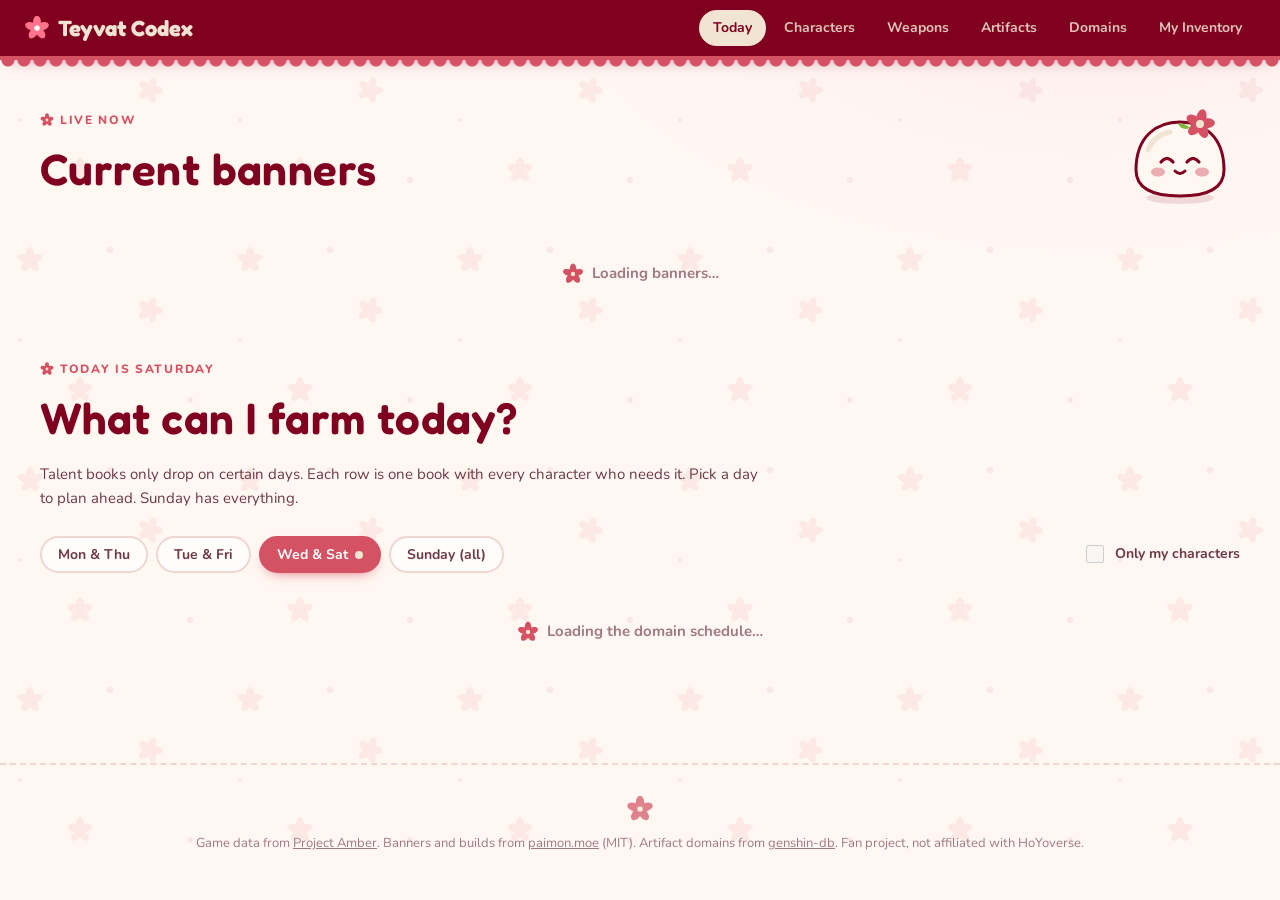
<file: index.html>
<!doctype html>
<html lang="en">
<head>
  <meta charset="utf-8">
  <meta name="viewport" content="width=device-width, initial-scale=1">
  <title>Teyvat Codex · Today</title>
  <link rel="stylesheet" href="assets/style.css">
  <script src="assets/api.js"></script>
</head>
<body>
<main>
  <section class="hero">
    <div class="eyebrow">Live now</div>
    <h1>Current banners</h1>
  </section>
  <div id="banners"><div class="loading">Loading banners…</div></div>

  <section class="hero" style="padding-top:34px">
    <div class="eyebrow" id="today-label">Today</div>
    <h1>What can I farm today?</h1>
    <p>Talent books only drop on certain days. Each row is one book with every character who needs it. Pick a day to plan ahead. Sunday has everything.</p>
  </section>

  <div class="filters" style="margin-bottom:6px">
    <div class="tabs" id="day-tabs" style="margin:0"></div>
    <label class="toggle" style="margin-left:auto"><input type="checkbox" id="mine"> Only my characters</label>
  </div>
  <div id="rows"><div class="loading">Loading the domain schedule…</div></div>
</main>

<script>
renderNav('home');

const TODAY = gameDay();
const INV = getInv();
const SCHEDULES = [
  { key: 'Monday', label: 'Mon & Thu', days: ['Monday', 'Thursday'] },
  { key: 'Tuesday', label: 'Tue & Fri', days: ['Tuesday', 'Friday'] },
  { key: 'Wednesday', label: 'Wed & Sat', days: ['Wednesday', 'Saturday'] },
  { key: 'Sunday', label: 'Sunday (all)', days: ['Sunday'] },
];
const scheduleOf = day => SCHEDULES.find(s => s.days.includes(day)) || SCHEDULES[3];
let selected = scheduleOf(TODAY).key;
try { selected = sessionStorage.getItem('home-tab') || selected; } catch (e) {}
$('#today-label').textContent = `Today is ${TODAY}`;
const hasInv = Object.keys(INV.characters).length > 0;
$('#mine').checked = hasInv;
$('#mine').disabled = !hasInv;
if (!hasInv) $('#mine').parentElement.title = 'Add characters on the My Inventory page first';

let GROUPS = [], C = {};

function renderTabs() {
  $('#day-tabs').innerHTML = SCHEDULES.map(s => `
    <button class="tab ${s.key === selected ? 'active' : ''}" data-key="${s.key}">
      ${s.label}${scheduleOf(TODAY).key === s.key ? '<span class="dot" title="Today"></span>' : ''}
    </button>`).join('');
  document.querySelectorAll('#day-tabs .tab').forEach(b => b.onclick = () => {
    selected = b.dataset.key;
    try { sessionStorage.setItem('home-tab', selected); } catch (e) {}
    renderTabs(); renderRows();
  });
}

function bookRow(g) {
  const isToday = availableOn(g.days, TODAY);
  const mine = $('#mine').checked;
  const chars = g.users.map(id => C.byId[id]).filter(Boolean)
    .filter(c => !mine || INV.characters[c.id])
    .sort((a, b) => b.rarity - a.rarity || a.name.localeCompare(b.name));
  if (mine && !chars.length) return '';
  return `<div class="row ${isToday ? 'today' : ''}">
    <div class="row-head">
      ${imgTag(itemIcon(g.topId), g.topName, 'row-icon')}
      <div class="row-title">
        <h3>${esc(g.name)} ${isToday ? '<span class="badge-today">Farmable now</span>' : ''}</h3>
        <p>${esc(g.domain)} · ${esc(g.nation)}</p>
      </div>
      <div class="chips">${dayChips(g.days, TODAY)}</div>
    </div>
    <div class="card-row">${chars.map(c => characterCard(c, '', INV.characters[c.id])).join('') || '<span class="muted">No characters listed.</span>'}</div>
  </div>`;
}

function renderRows() {
  const rows = GROUPS.filter(g => g.kind === 'talent' && availableOn(g.days, selected)).map(bookRow).join('');
  $('#rows').innerHTML = rows || `<div class="empty">None of your characters need books from these domains.</div>`;
}
$('#mine').addEventListener('input', renderRows);

async function renderBanners() {
  const [live, weapons] = await Promise.all([currentBanners(), getWeapons()]);
  const wByName = Object.fromEntries(weapons.map(w => [norm(w.name), w]));
  const toChar = id => C.byName[norm(id)];
  if (!live.length) { $('#banners').innerHTML = '<div class="empty">No banner data for right now. paimon.moe may not have added the next one yet.</div>'; return; }
  const html = [];
  for (const b of live) {
    const left = timeLeft(b.endsAt - Date.now());
    const ends = new Date(b.endsAt).toLocaleDateString(undefined, { month: 'short', day: 'numeric' });
    const fiveChars = (b.featured || []).map(toChar).filter(Boolean);
    const fiveWeapons = (b.featured || []).map(id => wByName[norm(id)]).filter(Boolean);
    const rareChars = (b.featuredRare || []).map(toChar).filter(Boolean);
    const label = { characters: 'Character Event Wish', weapons: 'Weapon Event Wish', chronicled: 'Chronicled Wish' }[b.type];
    if (b.type === 'characters' || (b.type === 'chronicled' && fiveChars.length)) {
      html.push(`<div class="banner-meta"><span class="badge-today">${esc(label)}</span> <b style="color:var(--text)">${esc(b.name)}</b> · ends ${ends} · ${left}${b.version ? ' · v' + esc(b.version) : ''}</div>
        <div class="banner">${fiveChars.slice(0, 6).map(c => `
          <a class="banner-card" href="characters/character.html?id=${encodeURIComponent(c.id)}">
            ${imgTag(splashOf(c.icon), c.name, 'splash', [asset(c.icon)])}
            <span class="ribbon">RATE UP</span>
            <div class="info"><div class="stars">${'★'.repeat(c.rarity)}</div><h3>${esc(c.name)}</h3>
              <div class="muted">${esc(c.element)} · ${esc(c.weapon)} · ${esc(c.nation)}</div></div>
          </a>`).join('')}</div>
        ${b.type === 'characters' && rareChars.length ? `<div class="banner-meta">4★ rate-up</div><div class="rare-strip">${rareChars.map(c => `<a href="characters/character.html?id=${encodeURIComponent(c.id)}" title="${esc(c.name)}">${imgTag(asset(c.icon), c.name)}</a>`).join('')}</div>` : ''}`);
    } else if (fiveWeapons.length) {
      html.push(`<div class="banner-meta" style="margin-top:16px"><span class="badge-today">${esc(label)}</span> <b style="color:var(--text)">${esc(b.name)}</b> · ends ${ends} · ${left}</div>
        <div class="rare-strip weapon-strip">${fiveWeapons.map(w => `<a href="weapons/index.html?id=${encodeURIComponent(w.id)}" title="${esc(w.name)}">${imgTag(asset(w.icon), w.name)}</a><span style="margin-right:12px">${esc(w.name)}</span>`).join('')}</div>`);
    }
  }
  $('#banners').innerHTML = html.join('') || '<div class="empty">No banner data for right now.</div>';
}

renderTabs();
(async () => {
  try {
    C = await charLookup();
    renderBanners().catch(e => showError($('#banners'), e));
    GROUPS = await getDomainGroups();
    renderRows();
  } catch (e) { showError($('#rows'), e); }
})();
</script>
</body>
</html>
</file>
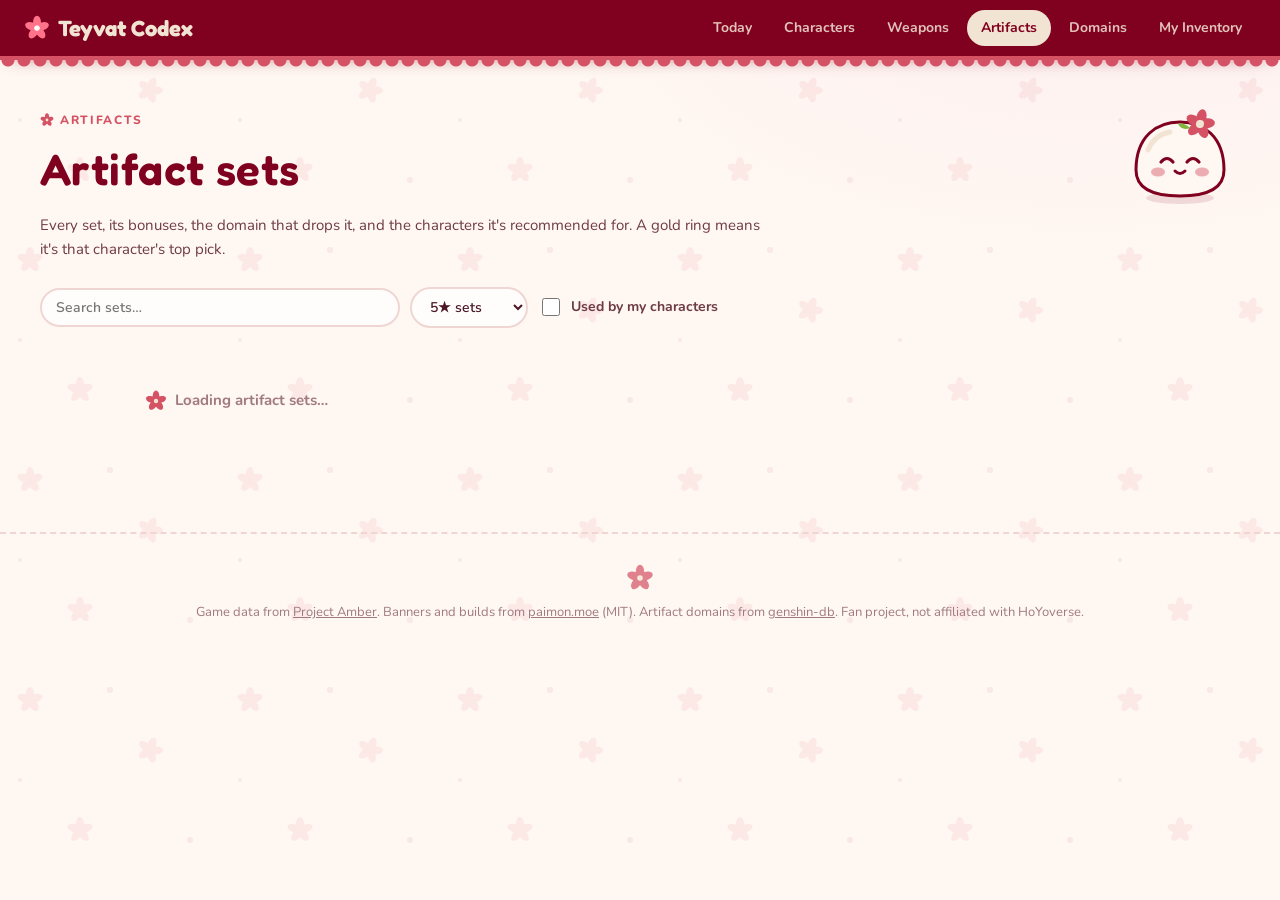
<file: artifacts/index.html>
<!doctype html>
<html lang="en">
<head>
  <meta charset="utf-8">
  <meta name="viewport" content="width=device-width, initial-scale=1">
  <title>Teyvat Codex · Artifacts</title>
  <link rel="stylesheet" href="../assets/style.css">
  <script src="../assets/api.js"></script>
  <style>
    .set-card { background: var(--panel); border: 1px solid var(--line); border-radius: var(--radius); padding: 14px; display: grid; gap: 10px; }
    .set-card .top { display: flex; gap: 12px; align-items: center; }
    .set-card .top img, .set-card .top .img-missing { width: 60px; height: 60px; border-radius: 12px; background: var(--five); object-fit: contain; font-size: 22px; }
    .set-card h4 { margin: 0; font-size: 16px; }
    .bonus { font-size: 13px; color: var(--text-soft); }
    .bonus b { color: var(--gold); font-weight: 600; margin-right: 4px; }
    .avatars a.best img { box-shadow: 0 0 0 2px var(--gold); }
  </style>
</head>
<body>
<main>
  <section class="hero">
    <div class="eyebrow">Artifacts</div>
    <h1>Artifact sets</h1>
    <p>Every set, its bonuses, the domain that drops it, and the characters it's recommended for. A gold ring means it's that character's top pick.</p>
  </section>

  <div class="filters">
    <input id="q" type="search" placeholder="Search sets…" autocomplete="off">
    <select id="rarity"><option value="5">5★ sets</option><option value="4">Up to 4★</option><option value="">All rarities</option></select>
    <label class="toggle"><input type="checkbox" id="mine"> Used by my characters</label>
    <span class="count" id="count"></span>
  </div>
  <div class="mat-cards" id="grid" style="grid-template-columns:repeat(auto-fill,minmax(340px,1fr))"><div class="loading">Loading artifact sets…</div></div>
</main>

<script>
renderNav('artifacts');
const INV = getInv();
let SETS = [], USERS = {};

function render() {
  const q = $('#q').value.toLowerCase(), rar = $('#rarity').value, mine = $('#mine').checked;
  const list = SETS.filter(s =>
    (!q || s.name.toLowerCase().includes(q) || s.bonuses.join(' ').toLowerCase().includes(q)) &&
    (!rar || (rar === '5' ? s.maxRarity === 5 : s.maxRarity <= 4)) &&
    (!mine || (USERS[s.key] || []).some(u => INV.characters[u.c.id])));
  const ownedPieces = {};
  INV.artifacts.forEach(a => { ownedPieces[a.set] = (ownedPieces[a.set] || 0) + 1; });
  $('#grid').innerHTML = list.map(s => {
    const users = (USERS[s.key] || []).filter(u => !mine || INV.characters[u.c.id]);
    return `<div class="set-card">
      <div class="top">${imgTag(relicIcon(s.icon), s.name)}
        <div><h4>${esc(s.name)} ${ownedPieces[s.id] ? `<span class="chip">${ownedPieces[s.id]} owned</span>` : ''}</h4>
        <div class="muted" style="font-size:13px">${'★'.repeat(s.maxRarity)}${s.domain ? ' · ' + esc(s.domain) : ''}</div></div>
      </div>
      ${s.bonuses.map((b, i) => `<div class="bonus"><b>${s.bonuses.length === 1 ? '1-pc' : i === 0 ? '2-pc' : '4-pc'}</b>${esc(b)}</div>`).join('')}
      ${users.length ? `<div class="avatars">${users.map(u => `<a class="${u.best ? 'best' : ''}" href="../characters/character.html?id=${encodeURIComponent(u.c.id)}" title="${esc(u.c.name)}${u.best ? ' (top pick)' : ''}">${imgTag(asset(u.c.icon), u.c.name)}</a>`).join('')}</div>` : ''}
    </div>`;
  }).join('') || '<p class="muted">No sets match.</p>';
  $('#count').textContent = `${list.length} sets`;
}

(async () => {
  try {
    const [sets, builds, { byName }] = await Promise.all([getArtifactSets(), getBuilds(), charLookup()]);
    SETS = sets;
    const known = new Set(sets.map(s => s.key));
    // Which characters each set is recommended for (any role), and whether it's their top pick.
    for (const [name, build] of Object.entries(builds)) {
      const c = byName[name];
      if (!c) continue;
      const main = mainRole(build);
      for (const role of Object.values(build.roles || {})) {
        (role.artifacts || []).forEach((opt, i) => opt.forEach(k => {
          if (!known.has(k)) return;
          const list = USERS[k] ||= [];
          const best = i === 0 && role === build.roles[main?.name];
          const prev = list.find(u => u.c.id === c.id);
          if (prev) prev.best ||= best; else list.push({ c, best });
        }));
      }
    }
    Object.values(USERS).forEach(l => l.sort((a, b) => b.best - a.best || a.c.name.localeCompare(b.c.name)));
    ['q', 'rarity', 'mine'].forEach(k => $('#' + k).addEventListener('input', render));
    render();
  } catch (e) { showError($('#grid'), e); }
})();
</script>
</body>
</html>
</file>
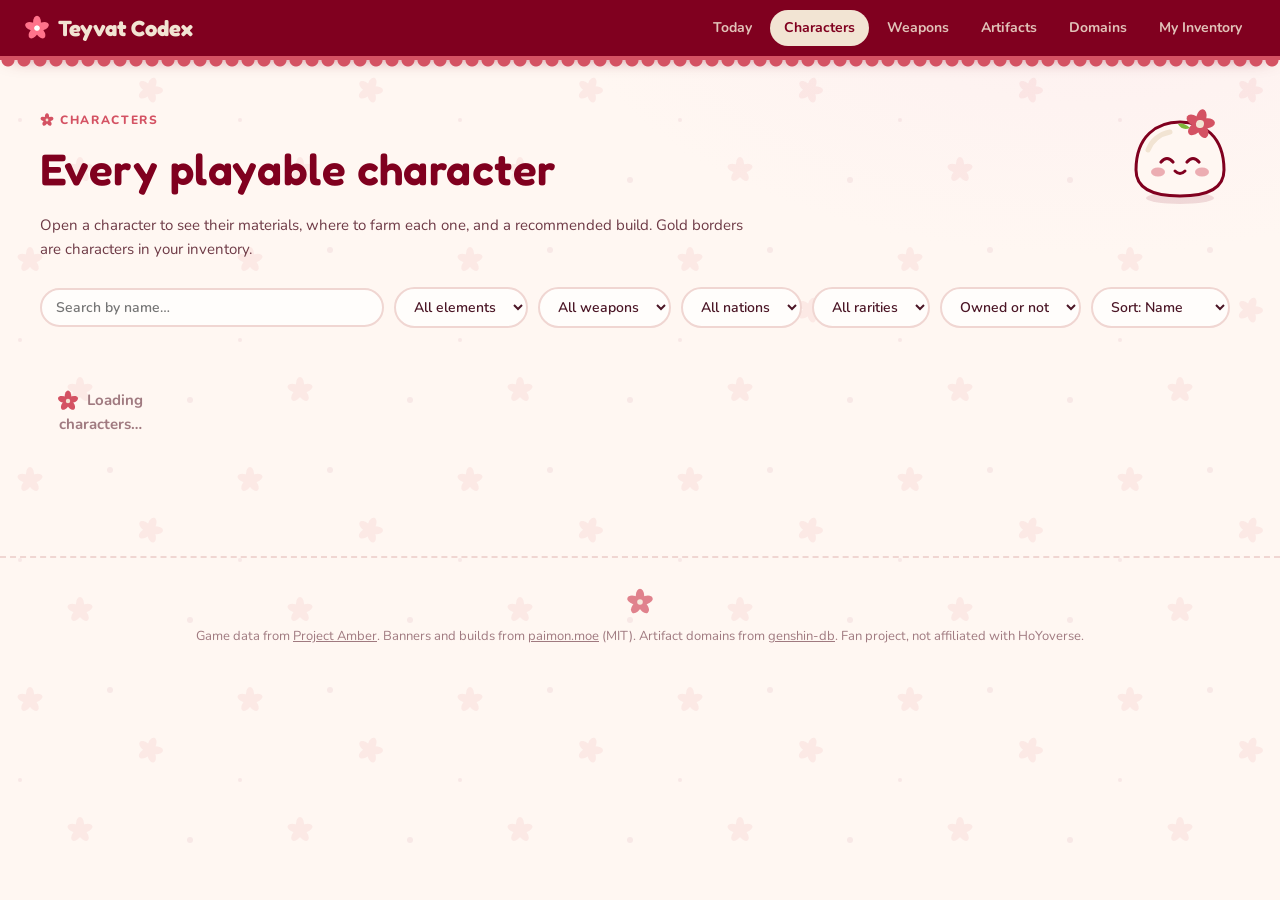
<file: characters/index.html>
<!doctype html>
<html lang="en">
<head>
  <meta charset="utf-8">
  <meta name="viewport" content="width=device-width, initial-scale=1">
  <title>Teyvat Codex · Characters</title>
  <link rel="stylesheet" href="../assets/style.css">
  <script src="../assets/api.js"></script>
</head>
<body>
<main>
  <section class="hero">
    <div class="eyebrow">Characters</div>
    <h1>Every playable character</h1>
    <p>Open a character to see their materials, where to farm each one, and a recommended build. Gold borders are characters in your inventory.</p>
  </section>

  <div class="filters">
    <input id="q" type="search" placeholder="Search by name…" autocomplete="off">
    <select id="element"><option value="">All elements</option></select>
    <select id="weapon"><option value="">All weapons</option></select>
    <select id="nation"><option value="">All nations</option></select>
    <select id="rarity"><option value="">All rarities</option><option value="5">5★</option><option value="4">4★</option></select>
    <select id="owned"><option value="">Owned or not</option><option value="yes">Owned</option><option value="no">Not owned</option></select>
    <select id="sort">
      <option value="name">Sort: Name</option>
      <option value="rarity">Sort: Rarity</option>
      <option value="new">Sort: Newest</option>
      <option value="element">Sort: Element</option>
    </select>
    <span class="count" id="count"></span>
  </div>

  <div class="grid" id="grid"><div class="loading">Loading characters…</div></div>
</main>

<script>
renderNav('characters');
const INV = getInv();
let ALL = [];
const F = ['q', 'element', 'weapon', 'nation', 'rarity', 'owned', 'sort'];

function render() {
  const v = Object.fromEntries(F.map(k => [k, $('#' + k).value]));
  const list = ALL.filter(c =>
    (!v.q || c.name.toLowerCase().includes(v.q.toLowerCase())) &&
    (!v.element || c.element === v.element) &&
    (!v.weapon || c.weapon === v.weapon) &&
    (!v.nation || c.nation === v.nation) &&
    (!v.rarity || String(c.rarity) === v.rarity) &&
    (!v.owned || (v.owned === 'yes') === !!INV.characters[c.id]));
  const by = {
    name: (a, b) => a.name.localeCompare(b.name),
    rarity: (a, b) => b.rarity - a.rarity || a.name.localeCompare(b.name),
    new: (a, b) => b.release - a.release,
    element: (a, b) => ELEMENTS.indexOf(a.element) - ELEMENTS.indexOf(b.element) || a.name.localeCompare(b.name),
  };
  list.sort(by[v.sort]);
  $('#grid').innerHTML = list.map(c => characterCard(c, '', INV.characters[c.id])).join('') || '<p class="muted">No characters match.</p>';
  $('#count').textContent = `${list.length} of ${ALL.length}`;
  try { sessionStorage.setItem('char-filters', JSON.stringify(v)); } catch (e) {}
}

(async () => {
  try {
    ALL = await getCharacters();
    const uniq = key => [...new Set(ALL.map(c => c[key]).filter(Boolean))];
    const fill = (id, values) => $('#' + id).insertAdjacentHTML('beforeend', values.map(x => `<option>${esc(x)}</option>`).join(''));
    fill('element', ELEMENTS.filter(e => uniq('element').includes(e)));
    fill('weapon', uniq('weapon').sort());
    fill('nation', uniq('nation').sort((a, b) => nationRank(a) - nationRank(b) || a.localeCompare(b)));
    try {
      const saved = JSON.parse(sessionStorage.getItem('char-filters') || '{}');
      F.forEach(k => { if (saved[k] != null) $('#' + k).value = saved[k]; });
    } catch (e) {}
    F.forEach(k => $('#' + k).addEventListener('input', render));
    render();
  } catch (e) { showError($('#grid'), e); }
})();
</script>
</body>
</html>
</file>
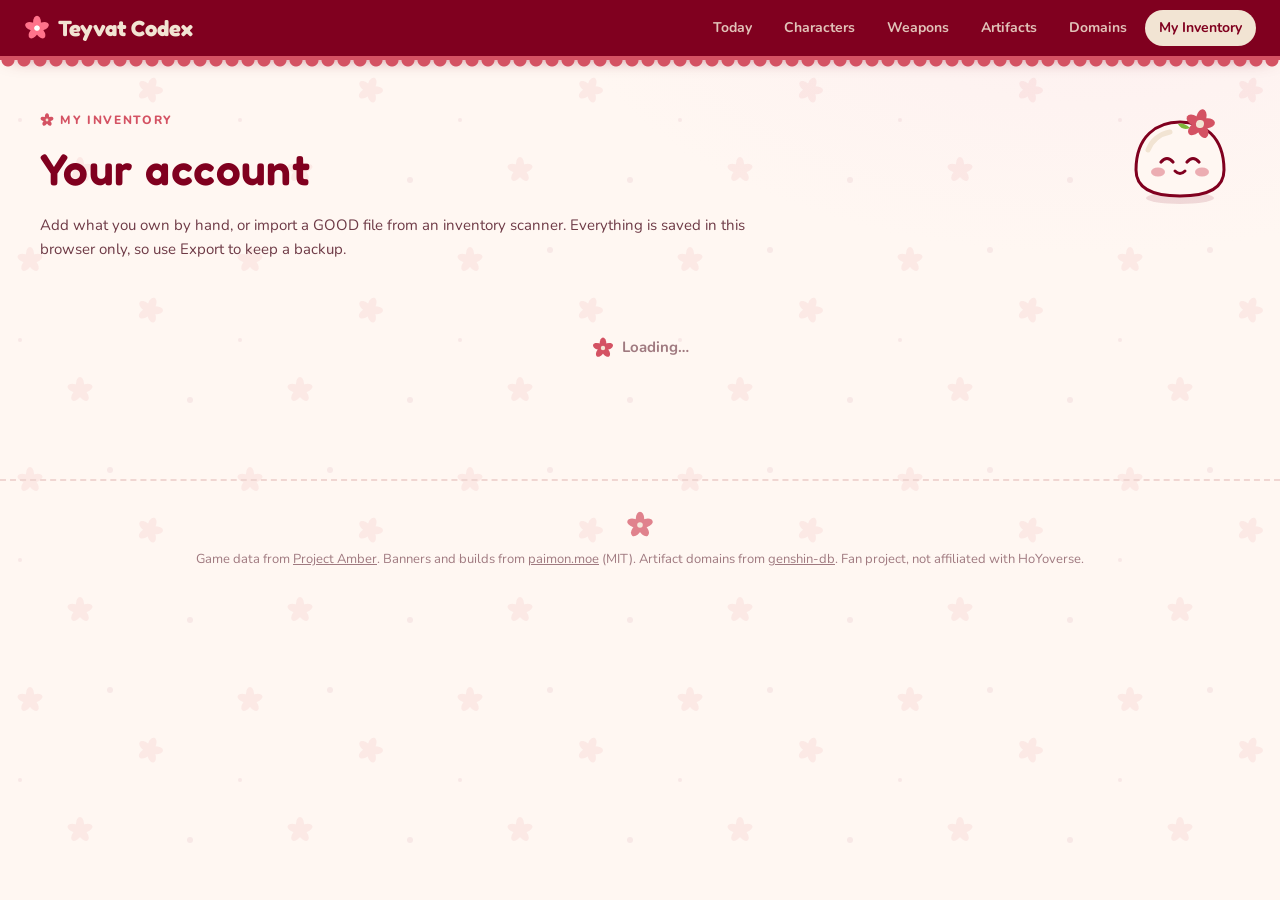
<file: inventory/index.html>
<!doctype html>
<html lang="en">
<head>
  <meta charset="utf-8">
  <meta name="viewport" content="width=device-width, initial-scale=1">
  <title>Teyvat Codex · My Inventory</title>
  <link rel="stylesheet" href="../assets/style.css">
  <script src="../assets/api.js"></script>
</head>
<body>
<main>
  <section class="hero">
    <div class="eyebrow">My Inventory</div>
    <h1>Your account</h1>
    <p>Add what you own by hand, or import a GOOD file from an inventory scanner. Everything is saved in this browser only, so use Export to keep a backup.</p>
  </section>

  <div class="tabs inv-tabs" id="tabs"></div>
  <div id="out"><div class="loading">Loading…</div></div>
</main>

<script>
renderNav('inventory');
let INV = getInv();
let C = {}, WEAPONS = [], SETS = [], W = {}, S = {};
const TABS = [['plan', 'Farming plan'], ['chars', 'Characters'], ['weapons', 'Weapons'], ['artifacts', 'Artifacts'], ['io', 'Import / Export']];
let tab = Object.keys(INV.characters).length ? 'plan' : 'io';
try { tab = sessionStorage.getItem('inv-tab') || tab; } catch (e) {}
const params = new URLSearchParams(location.search);
if (params.get('add')) tab = 'chars';

function save() { saveInv(INV); }
function setTab(t) { tab = t; try { sessionStorage.setItem('inv-tab', t); } catch (e) {} render(); }
function tabs() {
  const n = { chars: Object.keys(INV.characters).length, weapons: INV.weapons.length, artifacts: INV.artifacts.length };
  $('#tabs').innerHTML = TABS.map(([k, l]) => `<button class="tab ${k === tab ? 'active' : ''}" data-t="${k}">${l}${n[k] ? ` <span class="muted">${n[k]}</span>` : ''}</button>`).join('');
  document.querySelectorAll('#tabs .tab').forEach(b => b.onclick = () => setTab(b.dataset.t));
}
const charName = id => C.byId[id]?.name || '—';
const ownedOptions = sel => `<option value="">Not equipped</option>` + Object.keys(INV.characters).map(id => C.byId[id]).filter(Boolean)
  .sort((a, b) => a.name.localeCompare(b.name)).map(c => `<option value="${c.id}" ${c.id === sel ? 'selected' : ''}>${esc(c.name)}</option>`).join('');
const ascFromLevel = lv => lv > 80 ? 6 : lv > 70 ? 5 : lv > 60 ? 4 : lv > 50 ? 3 : lv > 40 ? 2 : lv > 20 ? 1 : 0;
const num = (v, lo, hi) => Math.max(lo, Math.min(hi, parseInt(v, 10) || lo));

/* ---------- farming plan ---------- */
async function renderPlan(out) {
  if (!Object.keys(INV.characters).length) {
    out.innerHTML = `<div class="empty">${mascot()}Add some characters first (Characters tab or Import), and I'll tell you which artifact domains to farm!</div>`;
    return;
  }
  out.innerHTML = '<div class="loading">Working out your plan…</div>';
  const { plans, domains } = await farmingPlan(INV);
  const pill = s => `<span class="set-pill">${imgTag(relicIcon(s.icon), s.name)}${esc(s.name)}</span>`;
  const slotChip = s => {
    const cls = s.good ? 'ok' : s.have ? 'meh' : 'no';
    const tip = s.good ? 'You have this with a good main stat' : s.have ? `You have this piece, but want ${s.want.map(fixStat).join(' / ')}` : `Missing${s.want.length ? ': want ' + s.want.map(fixStat).join(' / ') : ''}`;
    return `<span class="slot ${cls}" title="${esc(tip)}">${SLOT_LABEL[s.slot]}${s.want.length && !s.good ? ` · ${esc(fixStat(s.want[0]))}` : ''}</span>`;
  };
  out.innerHTML = `
    <h2 class="section-title">Domains to farm <small>ranked by how many of your characters they help</small></h2>
    ${domains.length ? `<div class="domain-rank">${domains.slice(0, 8).map((d, i) => `<div class="domain-item">
      <div class="n">${i + 1}</div>
      <div style="flex:1;min-width:200px"><h4>${esc(d.name)}</h4><div class="muted" style="font-size:13px">${d.sets.map(esc).join(' · ')}</div></div>
      <div class="avatars" style="margin:0">${d.chars.map(c => `<a href="../characters/character.html?id=${encodeURIComponent(c.id)}" title="${esc(c.name)}">${imgTag(asset(c.icon), c.name)}</a>`).join('')}</div>
    </div>`).join('')}</div>` : '<div class="empty">None of your characters have a recommended build yet.</div>'}

    <h2 class="section-title">Per character <small>green = good piece, yellow = wrong main stat, red = missing</small></h2>
    <div class="plan-list">${plans.map(p => `<div class="plan">
      ${imgTag(asset(p.c.icon), p.c.name)}
      <div>
        <h4><a href="../characters/character.html?id=${encodeURIComponent(p.c.id)}" style="text-decoration:none">${esc(p.c.name)}</a>
          <span class="muted" style="font-weight:400;font-size:13px">Lv. ${p.owned.level} · C${p.owned.constellation || 0}${p.role ? ' · ' + esc(p.role.name) : ''}</span></h4>
        ${p.role ? `<div class="mats" style="margin:6px 0">${(p.sets || []).map(pill).join('') || (p.option || []).map(k => `<span class="chip">${esc(setLabel(k))}</span>`).join(' ')}</div>
          ${p.main ? `<div class="slot-grid">${p.slots.map(slotChip).join('')}</div>` : ''}`
          : '<p class="muted" style="font-size:13px;margin:4px 0">No recommended build available yet.</p>'}
      </div>
    </div>`).join('')}</div>`;
}

/* ---------- characters ---------- */
// Level caps where you ascend; the talent cap rises with each ascension.
const CAPS = [20, 40, 50, 60, 70, 80];
const ascOf = (level, ascended) => CAPS.filter(c => level > c).length + (CAPS.includes(level) && ascended ? 1 : 0);
const TALENT_CAP = [1, 1, 2, 4, 6, 8, 10];
let picking = { q: '', el: '' };
let draft = null; // { id, level, ascended, constellation, talent: {auto, skill, burst}, editing }

function openBuilder(id) {
  const o = INV.characters[id];
  const level = o ? o.level : 90;
  draft = {
    id, editing: !!o, level, constellation: o ? o.constellation || 0 : 0,
    ascended: o ? (CAPS.includes(level) && (o.ascension || 0) > CAPS.filter(c => level > c).length) : false,
    talent: { auto: o?.talent?.auto || 1, skill: o?.talent?.skill || 1, burst: o?.talent?.burst || 1 },
  };
  render();
  setTimeout(() => document.getElementById('builder')?.scrollIntoView({ behavior: 'smooth', block: 'start' }), 30);
}

function builderHtml() {
  const c = C.byId[draft.id];
  const asc = ascOf(draft.level, draft.ascended);
  const cap = TALENT_CAP[asc];
  const pills = (vals, cur, attr, label = v => v, max = 99) => vals.map(v =>
    `<button class="pill ${v === cur ? 'on' : ''}" data-${attr}="${v}" ${v > max ? 'disabled style="opacity:.35;cursor:not-allowed"' : ''}>${label(v)}</button>`).join('');
  const T = [['auto', 'Normal Attack'], ['skill', 'Elemental Skill'], ['burst', 'Elemental Burst']];
  return `<div class="panel" id="builder" style="margin-bottom:16px;border-color:var(--rose)">
    <div class="builder">
      ${imgTag(asset(c.icon), c.name, 'portrait')}
      <div>
        <div class="eyebrow">${draft.editing ? 'Edit character' : 'New character'}</div>
        <h3>${esc(c.name)} <span class="stars" style="font-size:15px">${'★'.repeat(c.rarity)}</span></h3>
        <div class="muted" style="font-weight:700">${esc(c.element)} · ${esc(c.weapon)} · ${esc(c.nation)}</div>

        <div class="step"><b>Level</b><div class="pills">
          ${pills([1, 20, 40, 50, 60, 70, 80, 90], draft.level, 'lv')}
          <input class="inline-input" id="lv-custom" type="number" min="1" max="90" value="${draft.level}" style="width:76px" aria-label="Exact level">
        </div>
        ${CAPS.includes(draft.level) ? `<label class="toggle" style="margin-top:8px"><input type="checkbox" id="ascended" ${draft.ascended ? 'checked' : ''}> Already ascended at ${draft.level} (cap is ${draft.level === 20 ? 40 : draft.level + 10})</label>` : ''}
        <div class="muted" style="font-size:13px;margin-top:4px">Ascension phase ${asc} of 6 · talents can reach level ${cap}</div></div>

        <div class="step"><b>Constellation</b><div class="pills">${pills([0, 1, 2, 3, 4, 5, 6], draft.constellation, 'cons', v => 'C' + v)}</div></div>

        <div class="step"><b>Talents</b>
          ${T.map(([k, l]) => `<div class="talent-row"><span>${l}</span><div class="pills">${pills([1, 2, 3, 4, 5, 6, 7, 8, 9, 10], draft.talent[k], 'tal-' + k, v => v, cap)}</div></div>`).join('')}
          <div class="pills" style="margin-top:6px"><span class="muted" style="font-size:13px;font-weight:700">Set all to</span>${[1, 6, 8, 9, 10].map(v => `<button class="pill" data-all="${v}" ${v > cap ? 'disabled style="opacity:.35;cursor:not-allowed"' : ''}>${v}</button>`).join('')}</div>
        </div>

        <div class="form-row" style="margin-top:18px">
          <button class="btn primary" id="b-save">♥ ${draft.editing ? 'Save changes' : 'Add to my characters'}</button>
          <button class="btn" id="b-cancel">Cancel</button>
        </div>
      </div>
    </div>
  </div>`;
}

function bindBuilder() {
  const reclamp = () => { const cap = TALENT_CAP[ascOf(draft.level, draft.ascended)]; for (const k in draft.talent) draft.talent[k] = Math.min(draft.talent[k], cap); };
  document.querySelectorAll('[data-lv]').forEach(b => b.onclick = () => { draft.level = +b.dataset.lv; draft.ascended = draft.level === 90 || draft.ascended && CAPS.includes(draft.level); reclamp(); render(); });
  $('#lv-custom').onchange = e => { draft.level = num(e.target.value, 1, 90); reclamp(); render(); };
  if ($('#ascended')) $('#ascended').onchange = e => { draft.ascended = e.target.checked; reclamp(); render(); };
  document.querySelectorAll('[data-cons]').forEach(b => b.onclick = () => { draft.constellation = +b.dataset.cons; render(); });
  ['auto', 'skill', 'burst'].forEach(k => document.querySelectorAll(`[data-tal-${k}]`).forEach(b => b.onclick = () => { if (b.disabled) return; draft.talent[k] = +b.getAttribute('data-tal-' + k); render(); }));
  document.querySelectorAll('[data-all]').forEach(b => b.onclick = () => { if (b.disabled) return; const v = +b.dataset.all; draft.talent = { auto: v, skill: v, burst: v }; render(); });
  $('#b-cancel').onclick = () => { draft = null; history.replaceState(null, '', location.pathname); render(); };
  $('#b-save').onclick = () => {
    INV.characters[draft.id] = { level: draft.level, constellation: draft.constellation, ascension: ascOf(draft.level, draft.ascended), talent: { ...draft.talent } };
    save(); draft = null; history.replaceState(null, '', location.pathname); render();
  };
}

function renderChars(out) {
  const ownedIds = Object.keys(INV.characters).filter(id => C.byId[id])
    .sort((a, b) => (INV.characters[b].level - INV.characters[a].level) || charName(a).localeCompare(charName(b)));
  const pool = C.chars.filter(c => !INV.characters[c.id] &&
    (!picking.q || c.name.toLowerCase().includes(picking.q.toLowerCase())) && (!picking.el || c.element === picking.el));
  out.innerHTML = `
    ${draft ? builderHtml() : `<div class="panel" style="margin-bottom:16px">
      <h3 style="font-size:19px;margin-bottom:10px">Add a character ✿</h3>
      <div class="filters" style="margin:0 0 12px">
        <input id="pick-q" type="search" placeholder="Search…" value="${esc(picking.q)}" autocomplete="off">
        <div class="pills">${['', ...ELEMENTS].map(e => `<button class="pill ${picking.el === e ? 'on' : ''}" data-el="${e}">${e || 'All'}</button>`).join('')}</div>
      </div>
      <div class="picker">${pool.map(c => `<button class="pick r${c.rarity}" data-pick="${c.id}" title="${esc(c.name)}">${imgTag(asset(c.icon), c.name)}<span>${esc(c.name)}</span></button>`).join('') || '<p class="muted">Everyone matching is already in your collection!</p>'}</div>
    </div>`}
    <h2 class="section-title">My characters <small>${ownedIds.length} collected</small></h2>
    ${ownedIds.length ? `<div class="owned-grid">${ownedIds.map(id => { const o = INV.characters[id], c = C.byId[id]; return `<div class="owned-card r${c.rarity}">
      ${imgTag(asset(c.icon), c.name)}
      <div><h4><a href="../characters/character.html?id=${encodeURIComponent(id)}" style="text-decoration:none">${esc(c.name)}</a></h4>
        <div class="meta">Lv. ${o.level} · C${o.constellation || 0} · Talents ${o.talent?.auto || 1}/${o.talent?.skill || 1}/${o.talent?.burst || 1}</div>
        <div class="acts"><button class="btn small" data-edit="${id}">Edit</button><button class="btn small danger" data-del="${id}">Remove</button></div></div>
    </div>`; }).join('')}</div>`
      : `<div class="empty">${mascot()}No characters yet. Pick one above to start your collection!</div>`}`;
  if (draft) bindBuilder();
  else {
    const q = $('#pick-q');
    q.oninput = () => { picking.q = q.value; renderChars(out); const n = $('#pick-q'); n.focus(); n.setSelectionRange(n.value.length, n.value.length); };
    out.querySelectorAll('[data-el]').forEach(b => b.onclick = () => { picking.el = b.dataset.el; renderChars(out); });
    out.querySelectorAll('[data-pick]').forEach(b => b.onclick = () => openBuilder(b.dataset.pick));
  }
  out.querySelectorAll('[data-edit]').forEach(b => b.onclick = () => openBuilder(b.dataset.edit));
  out.querySelectorAll('[data-del]').forEach(b => b.onclick = () => {
    if (!confirm(`Remove ${charName(b.dataset.del)} from your inventory?`)) return;
    delete INV.characters[b.dataset.del]; save(); render();
  });
}

/* ---------- weapons ---------- */
function renderWeapons(out) {
  out.innerHTML = `
    <div class="panel" style="margin-bottom:16px"><div class="form-row">
      <label class="field" style="flex:1;min-width:220px">Add a weapon
        <select id="w-id"><option value="">Choose…</option>${WEAPONS.filter(w => w.rarity >= 3).map(w => `<option value="${w.id}">${'★'.repeat(w.rarity)} ${esc(w.name)} (${esc(w.type)})</option>`).join('')}</select></label>
      <label class="field">Refinement<input id="w-ref" type="number" min="1" max="5" value="1" style="width:70px"></label>
      <label class="field">Level<input id="w-lv" type="number" min="1" max="90" value="90" style="width:80px"></label>
      <label class="field">Equipped on<select id="w-loc">${ownedOptions('')}</select></label>
      <button class="btn primary" id="w-add">Add</button>
    </div></div>
    ${INV.weapons.length ? `<div class="panel table-wrap"><table class="inv-table">
      <thead><tr><th>Weapon</th><th>Refinement</th><th>Level</th><th>Equipped on</th><th></th></tr></thead>
      <tbody>${INV.weapons.slice().sort((a, b) => (W[b.id]?.rarity || 0) - (W[a.id]?.rarity || 0)).map(x => { const w = W[x.id] || { name: 'Unknown', icon: '' }; return `<tr data-uid="${x.uid}">
        <td>${imgTag(asset(w.icon), w.name)}${esc(w.name)}</td>
        <td><input class="inline-input" type="number" min="1" max="5" data-f="refinement" value="${x.refinement}"></td>
        <td><input class="inline-input" type="number" min="1" max="90" data-f="level" value="${x.level}"></td>
        <td><select class="inline-input" data-f="location">${ownedOptions(x.location)}</select></td>
        <td><button class="btn small danger" data-del="${x.uid}">Remove</button></td></tr>`; }).join('')}</tbody></table></div>`
      : '<div class="empty">No weapons yet.</div>'}`;
  $('#w-add').onclick = () => {
    const id = $('#w-id').value;
    if (!id) return;
    INV.weapons.push({ uid: newUid(), id, refinement: num($('#w-ref').value, 1, 5), level: num($('#w-lv').value, 1, 90), location: $('#w-loc').value });
    save(); render();
  };
  bindRows(out, INV.weapons, { refinement: [1, 5], level: [1, 90] });
}

/* ---------- artifacts ---------- */
function renderArtifacts(out) {
  const statOpts = slot => MAIN_STATS[slot].map(k => `<option value="${k}">${esc(STAT_LABEL[k])}</option>`).join('');
  let filter = '';
  try { filter = sessionStorage.getItem('inv-art-filter') || ''; } catch (e) {}
  const shown = INV.artifacts.filter(a => !filter || a.set === filter);
  out.innerHTML = `
    <div class="panel" style="margin-bottom:16px"><div class="form-row">
      <label class="field" style="flex:1;min-width:200px">Set
        <select id="a-set">${SETS.filter(s => s.maxRarity >= 4).map(s => `<option value="${s.id}">${esc(s.name)}</option>`).join('')}</select></label>
      <label class="field">Piece<select id="a-slot">${SLOTS.map(s => `<option value="${s}">${SLOT_LABEL[s]}</option>`).join('')}</select></label>
      <label class="field">Main stat<select id="a-main">${statOpts('flower')}</select></label>
      <label class="field">Rarity<select id="a-rar"><option>5</option><option>4</option></select></label>
      <label class="field">Level<input id="a-lv" type="number" min="0" max="20" value="20" style="width:70px"></label>
      <label class="field">Equipped on<select id="a-loc">${ownedOptions('')}</select></label>
      <button class="btn primary" id="a-add">Add</button>
    </div></div>
    <div class="filters"><select id="a-filter"><option value="">All sets (${INV.artifacts.length})</option>${[...new Set(INV.artifacts.map(a => a.set))].map(id => S[id]).filter(Boolean).sort((a, b) => a.name.localeCompare(b.name)).map(s => `<option value="${s.id}" ${s.id === filter ? 'selected' : ''}>${esc(s.name)}</option>`).join('')}</select></div>
    ${shown.length ? `<div class="panel table-wrap"><table class="inv-table">
      <thead><tr><th>Set</th><th>Piece</th><th>Main stat</th><th>Level</th><th>Substats</th><th>Equipped on</th><th></th></tr></thead>
      <tbody>${shown.slice(0, 400).map(a => { const s = S[a.set] || { name: 'Unknown', icon: '' }; return `<tr data-uid="${a.uid}">
        <td>${imgTag(relicIcon(s.icon), s.name)}${esc(s.name)} <span class="muted">${'★'.repeat(a.rarity || 5)}</span></td>
        <td>${SLOT_LABEL[a.slot] || esc(a.slot)}</td>
        <td>${esc(STAT_LABEL[a.mainStat] || a.mainStat)}</td>
        <td><input class="inline-input" type="number" min="0" max="20" data-f="level" value="${a.level}"></td>
        <td class="muted" style="font-size:12px">${(a.substats || []).map(x => `${esc(STAT_LABEL[x.key] || x.key)} ${x.value}`).join(', ')}</td>
        <td><select class="inline-input" data-f="location">${ownedOptions(a.location)}</select></td>
        <td><button class="btn small danger" data-del="${a.uid}">Remove</button></td></tr>`; }).join('')}</tbody></table>
      ${shown.length > 400 ? `<p class="muted">Showing 400 of ${shown.length}. Pick a set above to narrow it down.</p>` : ''}</div>`
      : '<div class="empty">No artifacts yet. Importing a GOOD file is much faster than adding them one by one.</div>'}`;
  $('#a-slot').onchange = () => { $('#a-main').innerHTML = statOpts($('#a-slot').value); };
  $('#a-filter').onchange = () => { try { sessionStorage.setItem('inv-art-filter', $('#a-filter').value); } catch (e) {} render(); };
  $('#a-add').onclick = () => {
    INV.artifacts.push({ uid: newUid(), set: $('#a-set').value, slot: $('#a-slot').value, mainStat: $('#a-main').value,
      rarity: num($('#a-rar').value, 1, 5), level: num($('#a-lv').value, 0, 20), location: $('#a-loc').value, substats: [] });
    save(); render();
  };
  bindRows(out, INV.artifacts, { level: [0, 20] });
}

// Inline edits and remove buttons for the weapon and artifact tables.
function bindRows(out, list, ranges) {
  out.querySelectorAll('tr[data-uid] [data-f]').forEach(inp => inp.onchange = () => {
    const x = list.find(i => i.uid === inp.closest('tr').dataset.uid), f = inp.dataset.f;
    x[f] = ranges[f] ? num(inp.value, ...ranges[f]) : inp.value;
    save();
  });
  out.querySelectorAll('[data-del]').forEach(b => b.onclick = () => {
    const i = list.findIndex(x => x.uid === b.dataset.del);
    if (i >= 0) list.splice(i, 1);
    save(); render();
  });
}

/* ---------- import / export ---------- */
function renderIO(out) {
  const total = Object.keys(INV.characters).length + INV.weapons.length + INV.artifacts.length;
  out.innerHTML = `
    <div class="two-col">
      <div class="panel">
        <h3 style="font-size:18px;margin-bottom:8px">Import</h3>
        <p class="muted" style="font-size:14px">Drop a <b>GOOD</b> JSON file (from scanners like Inventory Kamera, or exported from Genshin Optimizer), or a backup you exported from this site.</p>
        <div class="dropzone" id="drop">Drop a .json file here, or <label style="color:var(--gold);cursor:pointer"><input type="file" id="file" accept=".json,application/json" hidden>choose one</label></div>
        <div id="report" style="margin-top:12px"></div>
      </div>
      <div class="panel">
        <h3 style="font-size:18px;margin-bottom:8px">Backup</h3>
        <p class="muted" style="font-size:14px">Your inventory lives in this browser only: ${total} items${INV.updated ? `, last changed ${new Date(INV.updated).toLocaleString()}` : ''}. Clearing site data, or opening the site in another browser, starts empty. Export a backup now and then.</p>
        <div class="form-row"><button class="btn primary" id="export">Export backup</button><button class="btn danger" id="clear">Clear everything</button></div>
        <h3 style="font-size:16px;margin:18px 0 6px">Getting your data out of the game</h3>
        <p class="muted" style="font-size:14px">Genshin keeps your account on HoYoverse's servers, not in a local save file, so there's nothing on your computer to read directly. Inventory scanners take screenshots of your in-game menus and turn them into a GOOD file you can import here.</p>
      </div>
    </div>`;
  const handle = async file => {
    $('#report').innerHTML = '<div class="loading">Reading file…</div>';
    try {
      const data = JSON.parse(await file.text());
      let inv, report;
      if (data.format === 'TeyvatCodex') { inv = { ...emptyInv(), ...data.inventory }; report = { characters: Object.keys(inv.characters).length, weapons: inv.weapons.length, artifacts: inv.artifacts.length, materials: Object.keys(inv.materials).length, missed: { characters: [], weapons: [], artifacts: [] } }; }
      else ({ inv, report } = await importGOOD(data));
      const missedAll = [...report.missed.characters, ...report.missed.weapons, ...new Set(report.missed.artifacts)];
      $('#report').innerHTML = `<div class="panel" style="background:var(--panel-2)">
        Found <b>${report.characters}</b> characters, <b>${report.weapons}</b> weapons, <b>${report.artifacts}</b> artifacts and <b>${report.materials}</b> material counts.
        ${missedAll.length ? `<p class="muted" style="font-size:13px">Couldn't match: ${missedAll.slice(0, 12).map(esc).join(', ')}${missedAll.length > 12 ? '…' : ''}</p>` : ''}
        <div class="form-row" style="margin-top:10px"><button class="btn primary" id="replace">Replace my inventory</button><button class="btn" id="cancel">Cancel</button></div></div>`;
      $('#replace').onclick = () => { INV = inv; save(); setTab('plan'); };
      $('#cancel').onclick = () => { $('#report').innerHTML = ''; };
    } catch (e) { $('#report').innerHTML = `<div class="error">${esc(e.message)}</div>`; }
  };
  $('#file').onchange = e => e.target.files[0] && handle(e.target.files[0]);
  const drop = $('#drop');
  drop.ondragover = e => { e.preventDefault(); drop.classList.add('over'); };
  drop.ondragleave = () => drop.classList.remove('over');
  drop.ondrop = e => { e.preventDefault(); drop.classList.remove('over'); e.dataTransfer.files[0] && handle(e.dataTransfer.files[0]); };
  $('#export').onclick = () => {
    const blob = new Blob([JSON.stringify({ format: 'TeyvatCodex', version: 1, exported: new Date().toISOString(), inventory: INV }, null, 2)], { type: 'application/json' });
    const a = document.createElement('a');
    a.href = URL.createObjectURL(blob);
    a.download = `teyvat-codex-backup-${new Date().toISOString().slice(0, 10)}.json`;
    a.click();
    setTimeout(() => URL.revokeObjectURL(a.href), 1000);
  };
  $('#clear').onclick = () => {
    if (!confirm('Delete your whole inventory from this browser? Export a backup first if you might want it back.')) return;
    INV = emptyInv(); save(); render();
  };
}

function render() {
  tabs();
  const out = $('#out');
  ({ plan: () => renderPlan(out).catch(e => showError(out, e)), chars: () => renderChars(out), weapons: () => renderWeapons(out), artifacts: () => renderArtifacts(out), io: () => renderIO(out) })[tab]();
}

(async () => {
  try {
    const [lookup, weapons, sets] = await Promise.all([charLookup(), getWeapons(), getArtifactSets()]);
    C = lookup; WEAPONS = weapons; SETS = sets;
    W = Object.fromEntries(weapons.map(w => [w.id, w])); S = Object.fromEntries(sets.map(s => [s.id, s]));
    const pre = params.get('add');
    if (pre && C.byId[pre]) openBuilder(pre); else render();
  } catch (e) { showError($('#out'), e); }
})();
</script>
</body>
</html>
</file>
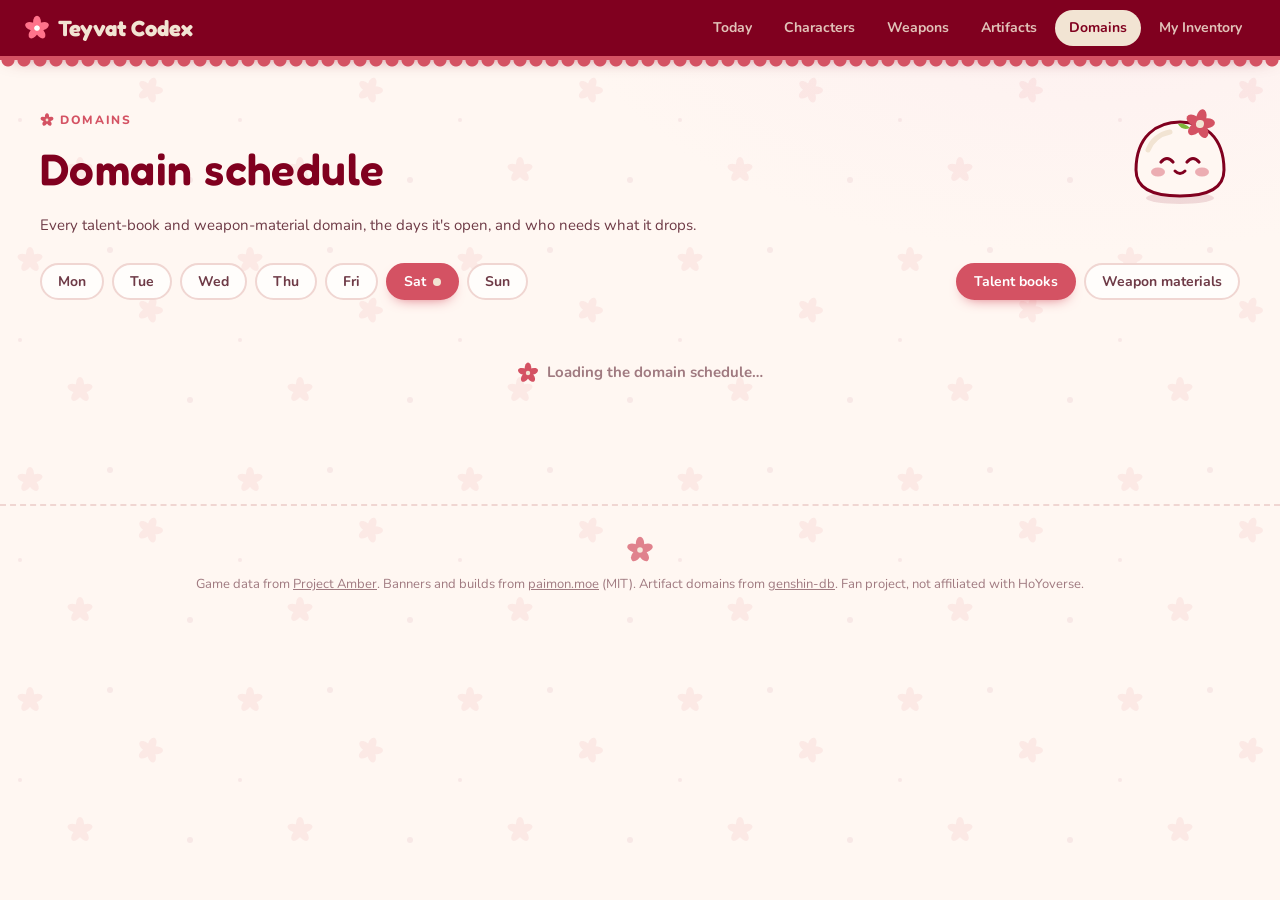
<file: materials/index.html>
<!doctype html>
<html lang="en">
<head>
  <meta charset="utf-8">
  <meta name="viewport" content="width=device-width, initial-scale=1">
  <title>Teyvat Codex · Domains</title>
  <link rel="stylesheet" href="../assets/style.css">
  <script src="../assets/api.js"></script>
</head>
<body>
<main>
  <section class="hero">
    <div class="eyebrow">Domains</div>
    <h1>Domain schedule</h1>
    <p>Every talent-book and weapon-material domain, the days it's open, and who needs what it drops.</p>
  </section>

  <div class="filters">
    <div class="tabs" id="day-tabs" style="margin:0"></div>
    <div class="tabs" id="kind-tabs" style="margin:0 0 0 auto"></div>
  </div>
  <div id="out"><div class="loading">Loading the domain schedule…</div></div>
</main>

<script>
renderNav('materials');
const TODAY = gameDay();
const INV = getInv();
const DAYS = ['Monday', 'Tuesday', 'Wednesday', 'Thursday', 'Friday', 'Saturday', 'Sunday'];
let day = TODAY, kind = 'talent';
try { kind = sessionStorage.getItem('dom-kind') || kind; } catch (e) {}
let GROUPS = [], C = {}, W = {};

function tabs() {
  $('#day-tabs').innerHTML = DAYS.map(d => `<button class="tab ${d === day ? 'active' : ''}" data-d="${d}">${d.slice(0, 3)}${d === TODAY ? '<span class="dot"></span>' : ''}</button>`).join('');
  $('#kind-tabs').innerHTML = [['talent', 'Talent books'], ['weapon', 'Weapon materials']].map(([k, l]) => `<button class="tab ${k === kind ? 'active' : ''}" data-k="${k}">${l}</button>`).join('');
  document.querySelectorAll('[data-d]').forEach(b => b.onclick = () => { day = b.dataset.d; tabs(); render(); });
  document.querySelectorAll('[data-k]').forEach(b => b.onclick = () => { kind = b.dataset.k; try { sessionStorage.setItem('dom-kind', kind); } catch (e) {} tabs(); render(); });
}

function render() {
  const list = GROUPS.filter(g => g.kind === kind && availableOn(g.days, day));
  const nations = [...new Set(list.map(g => g.nation))].sort((a, b) => nationRank(a) - nationRank(b));
  const ownedW = new Set(INV.weapons.map(w => w.id));
  $('#out').innerHTML = nations.map(n => `<h2 class="section-title">${esc(n)}</h2>` + list.filter(g => g.nation === n).map(g => {
    const users = kind === 'talent'
      ? g.users.map(id => C.byId[id]).filter(Boolean).sort((a, b) => b.rarity - a.rarity || a.name.localeCompare(b.name))
        .map(c => `<a href="../characters/character.html?id=${encodeURIComponent(c.id)}" title="${esc(c.name)}${INV.characters[c.id] ? ' (owned)' : ''}">${imgTag(asset(c.icon), c.name, INV.characters[c.id] ? 'mine' : '')}</a>`)
      : g.users.map(id => W[id]).filter(w => w && w.rarity >= 3).sort((a, b) => b.rarity - a.rarity || a.name.localeCompare(b.name))
        .map(w => `<a href="../weapons/index.html?id=${encodeURIComponent(w.id)}" title="${esc(w.name)}">${imgTag(asset(w.icon), w.name, ownedW.has(w.id) ? 'mine' : '')}</a>`);
    return `<div class="row ${availableOn(g.days, TODAY) ? 'today' : ''}">
      <div class="row-head">
        ${imgTag(itemIcon(g.topId), g.topName, 'row-icon')}
        <div class="row-title"><h3>${esc(g.name)}</h3><p>${esc(g.domain)} domain</p></div>
        <div class="chips">${dayChips(g.days, TODAY)}</div>
      </div>
      <div class="mats" style="margin-bottom:12px">${g.rewardIds.slice().sort().map(id => `<span class="mat">${imgTag(itemIcon(id), '')}</span>`).join('')}</div>
      <div class="avatars">${users.join('') || '<span class="muted">Nobody listed.</span>'}</div>
    </div>`;
  }).join('')).join('') || '<div class="empty">Nothing on this day.</div>';
}

tabs();
(async () => {
  try {
    const [groups, lookup, weapons] = await Promise.all([getDomainGroups(), charLookup(), getWeapons()]);
    GROUPS = groups; C = lookup; W = Object.fromEntries(weapons.map(w => [w.id, w]));
    render();
  } catch (e) { showError($('#out'), e); }
})();
</script>
<style>.avatars img.mine { border-color: var(--gold) !important; box-shadow: 0 0 0 2px var(--gold); }</style>
</body>
</html>
</file>
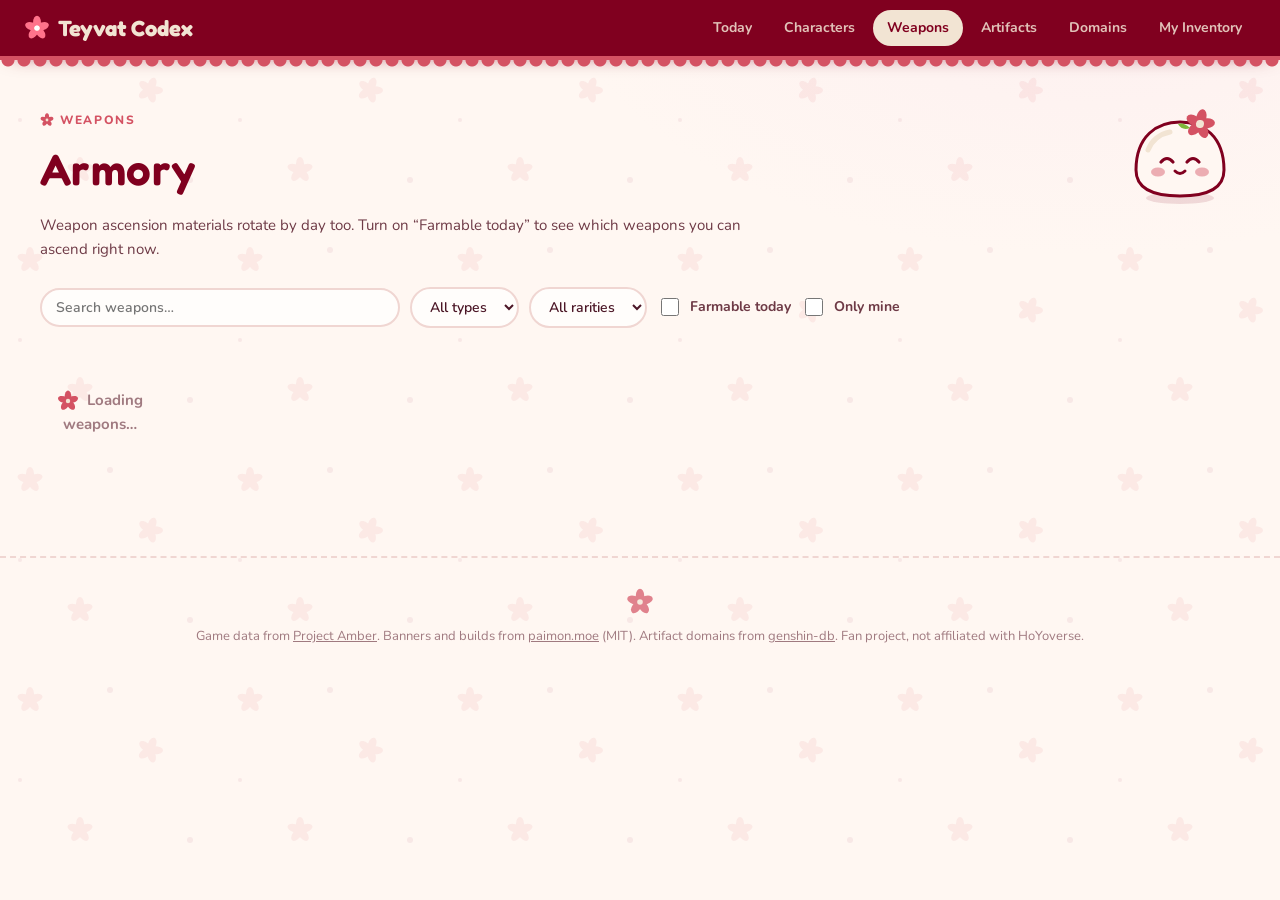
<file: weapons/index.html>
<!doctype html>
<html lang="en">
<head>
  <meta charset="utf-8">
  <meta name="viewport" content="width=device-width, initial-scale=1">
  <title>Teyvat Codex · Weapons</title>
  <link rel="stylesheet" href="../assets/style.css">
  <script src="../assets/api.js"></script>
  <style>
    dialog { background: var(--panel); color: var(--text); border: 3px solid var(--rose); border-radius: 28px; padding: 0; width: min(600px, calc(100vw - 32px)); }
    dialog::backdrop { background: rgba(128, 0, 31, .3); backdrop-filter: blur(2px); }
    .wd { padding: 22px; }
    .wd-top { display: flex; gap: 16px; align-items: center; }
    .wd-top img, .wd-top .img-missing { width: 96px; height: 96px; border-radius: 14px; background: var(--four); padding: 6px; object-fit: contain; font-size: 30px; }
    .wd-top.r5 img { background: var(--five); }
    .wd h2 { font-size: 24px; }
    .wd p { color: var(--text-soft); white-space: pre-line; }
    .close { float: right; background: none; border: 0; color: var(--muted); font-size: 22px; cursor: pointer; }
  </style>
</head>
<body>
<main>
  <section class="hero">
    <div class="eyebrow">Weapons</div>
    <h1>Armory</h1>
    <p>Weapon ascension materials rotate by day too. Turn on “Farmable today” to see which weapons you can ascend right now.</p>
  </section>

  <div class="filters">
    <input id="q" type="search" placeholder="Search weapons…" autocomplete="off">
    <select id="type"><option value="">All types</option></select>
    <select id="rarity"><option value="">All rarities</option><option>5</option><option>4</option><option>3</option><option>2</option><option>1</option></select>
    <label class="toggle"><input type="checkbox" id="today"> Farmable today</label>
    <label class="toggle"><input type="checkbox" id="mine"> Only mine</label>
    <span class="count" id="count"></span>
  </div>
  <div class="grid" id="grid"><div class="loading">Loading weapons…</div></div>
  <dialog id="dlg"></dialog>
</main>

<script>
renderNav('weapons');
const TODAY = gameDay();
const INV = getInv();
const ownedCount = {};
INV.weapons.forEach(w => { ownedCount[w.id] = (ownedCount[w.id] || 0) + 1; });
let ALL = [], DAYS_OF = {};

function render() {
  const q = $('#q').value.toLowerCase(), type = $('#type').value, rar = $('#rarity').value;
  const onlyToday = $('#today').checked, mine = $('#mine').checked;
  const list = ALL.filter(w =>
    (!q || w.name.toLowerCase().includes(q)) && (!type || w.type === type) &&
    (!rar || String(w.rarity) === rar) && (!mine || ownedCount[w.id]) &&
    (!onlyToday || (DAYS_OF[w.id] && availableOn(DAYS_OF[w.id], TODAY))));
  $('#grid').innerHTML = list.map(w => `
    <div class="card weapon r${w.rarity} ${ownedCount[w.id] ? 'is-owned' : ''}" data-id="${esc(w.id)}" tabindex="0">
      <div class="card-art">${imgTag(asset(w.icon), w.name, 'card-img')}${ownedCount[w.id] ? `<span class="owned-badge">×${ownedCount[w.id]}</span>` : ''}</div>
      <div class="card-name">${esc(w.name)}</div>
    </div>`).join('') || '<p class="muted">No weapons match.</p>';
  $('#count').textContent = `${list.length} of ${ALL.length}`;
  document.querySelectorAll('.weapon').forEach(el => {
    el.onclick = () => open(el.dataset.id);
    el.onkeydown = e => { if (e.key === 'Enter') open(el.dataset.id); };
  });
}

async function open(id) {
  const w = ALL.find(x => x.id === id);
  if (!w) return;
  $('#dlg').innerHTML = `<div class="wd"><div class="loading">Loading ${esc(w.name)}…</div></div>`;
  $('#dlg').showModal();
  try {
    const d = await yatta(`weapon/${id}`);
    const affix = Object.values(d.affix || {})[0];
    const refines = affix ? Object.values(affix.upgrade || {}) : [];
    const ascIds = Object.keys(d.ascension || {});
    const domainMat = ascIds.filter(k => k >= 114000 && k < 115000).sort().pop();
    const info = domainMat ? await materialInfo(domainMat) : null;
    const days = info ? [...new Set(info.sources.flatMap(s => s.days))] : [];
    const domain = info?.sources.find(s => s.days.length)?.text || '';
    const mineHere = INV.weapons.filter(x => x.id === id);
    $('#dlg').innerHTML = `<div class="wd">
      <button class="close" onclick="this.closest('dialog').close()" aria-label="Close">×</button>
      <div class="wd-top r${w.rarity}">${imgTag(asset(w.icon), w.name)}
        <div><div class="stars">${'★'.repeat(w.rarity)}</div><h2>${esc(w.name)}</h2>
        <div class="muted">${esc(w.type)}${d.specialProp && d.specialProp !== 'None' ? ' · ' + esc(titleize(String(d.specialProp).replace('FIGHT_PROP_', '').toLowerCase())) : ''}</div></div>
      </div>
      ${affix ? `<h3 style="margin-top:18px;font-size:16px">${esc(affix.name)}</h3><p>${esc(gameText(refines[0] || ''))}</p>
        ${refines.length > 1 ? `<details class="more"><summary>At refinement 5</summary><p>${esc(gameText(refines[refines.length - 1]))}</p></details>` : ''}` : ''}
      ${gameText(d.description) ? `<p class="muted">${esc(gameText(d.description))}</p>` : ''}
      ${ascIds.length ? `<h3 style="font-size:16px;margin-top:14px">Ascension materials</h3>
        <div class="mats" style="margin:8px 0">${ascIds.map(k => `<span class="mat">${imgTag(itemIcon(k), d.items?.[k]?.name || k)}${esc(d.items?.[k]?.name || k)}</span>`).join('')}</div>
        ${days.length ? `<div class="chips" style="margin:8px 0">${dayChips(days, TODAY)}</div><p class="muted">${esc(domain)}</p>` : ''}
        <a class="maplink" href="${MAP_URL}" target="_blank" rel="noopener">Open the interactive map ↗</a>` : ''}
      ${mineHere.length ? `<p style="margin-top:14px"><span class="badge-today">You own ${mineHere.length}</span> ${mineHere.map(x => `R${x.refinement} Lv.${x.level}`).join(', ')}</p>` : ''}
    </div>`;
  } catch (e) { showError($('#dlg').firstElementChild, e); }
}
$('#dlg').addEventListener('click', e => { if (e.target.id === 'dlg') e.target.close(); });

(async () => {
  try {
    ALL = await getWeapons();
    [...new Set(ALL.map(w => w.type))].sort().forEach(t => $('#type').insertAdjacentHTML('beforeend', `<option>${esc(t)}</option>`));
    ['q', 'type', 'rarity', 'today', 'mine'].forEach(k => $('#' + k).addEventListener('input', render));
    render();
    const want = new URLSearchParams(location.search).get('id');
    if (want) open(want);
    // Which days each weapon's materials drop, for the "Farmable today" filter.
    const groups = await getDomainGroups();
    groups.filter(g => g.kind === 'weapon').forEach(g => g.users.forEach(w => { DAYS_OF[w] = g.days; }));
    if ($('#today').checked) render();
  } catch (e) { showError($('#grid'), e); }
})();
</script>
</body>
</html>
</file>
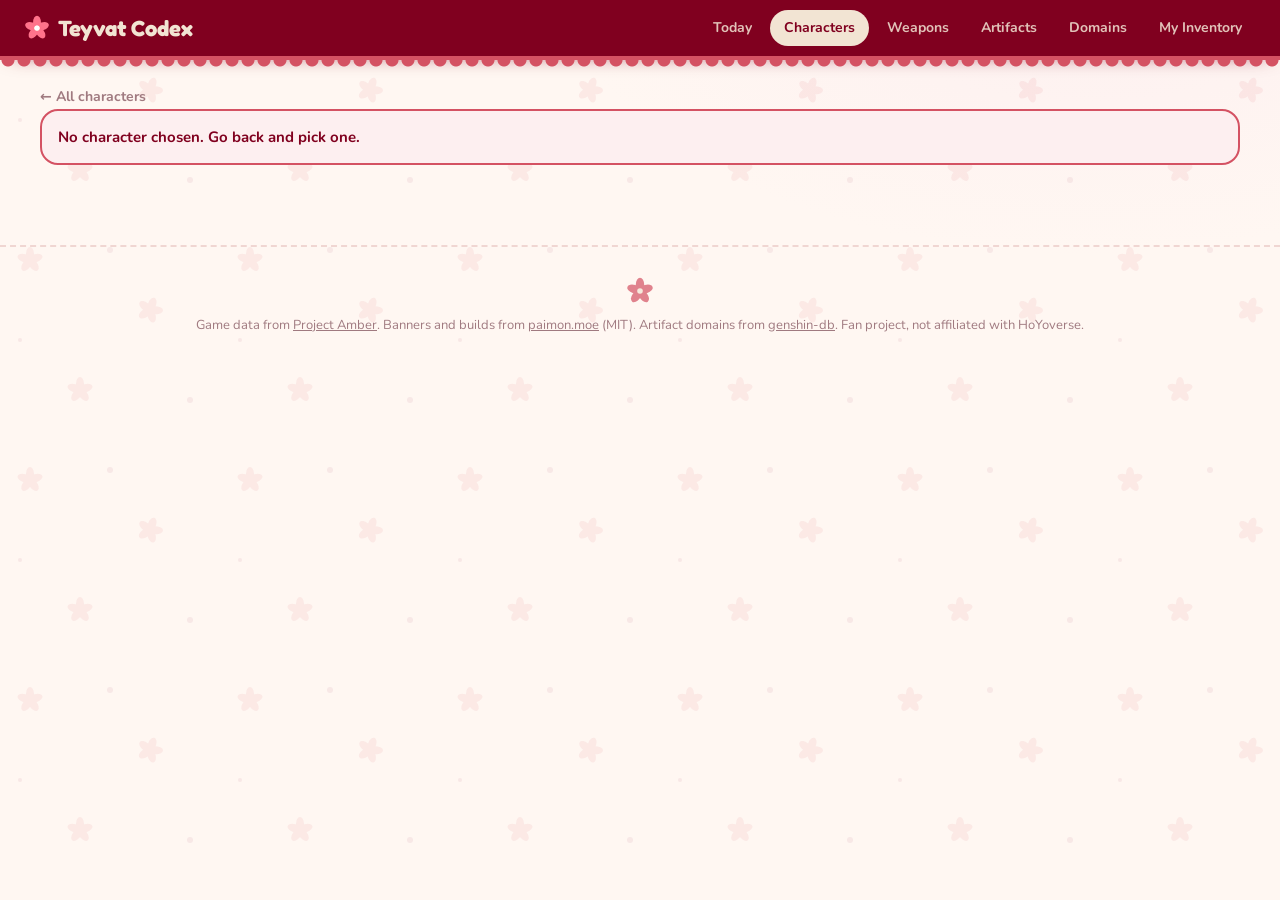
<file: characters/character.html>
<!doctype html>
<html lang="en">
<head>
  <meta charset="utf-8">
  <meta name="viewport" content="width=device-width, initial-scale=1">
  <title>Teyvat Codex · Character</title>
  <link rel="stylesheet" href="../assets/style.css">
  <script src="../assets/api.js"></script>
</head>
<body>
<main>
  <a class="back" href="index.html">← All characters</a>
  <div id="page"><div class="loading">Loading character…</div></div>
</main>

<script>
renderNav('characters');
const id = new URLSearchParams(location.search).get('id') || '';
const TODAY = gameDay();
const INV = getInv();
const owned = INV.characters[id] || null;
const MORA = 202;

const add = (bag, items, times = 1) => Object.entries(items || {}).forEach(([k, v]) => { bag[k] = (bag[k] || 0) + v * times; });

function matChip(itemId, qty, items, showHave = false) {
  const it = items[itemId] || { name: itemId == MORA ? 'Mora' : 'Item ' + itemId };
  const have = INV.materials[norm(it.name)];
  const hn = showHave && have != null ? `<span class="have-need ${have >= qty ? 'ok' : 'short'}">(have ${fmt(have)})</span>` : '';
  return `<span class="mat" title="${esc(it.name)}">${imgTag(itemIcon(itemId), it.name)}${esc(it.name)} <span class="qty">×${fmt(qty)}</span>${hn}</span>`;
}

function whereCard(itemId, info, items, need) {
  const name = info?.name || items[itemId]?.name || 'Unknown item';
  const days = (info?.sources || []).flatMap(s => s.days);
  const today = days.length && availableOn(days, TODAY);
  const lines = (info?.sources || []).slice(0, 5).map(s => `<li>${esc(s.text)}${s.days.length ? ` <span class="muted">(${s.days.map(d => d.slice(0, 3)).join(', ')})</span>` : ''}</li>`).join('');
  return `<div class="where ${today ? 'today' : ''}">
    ${imgTag(itemIcon(itemId), name)}
    <div>
      <div class="cat">${esc(info?.type || 'Material')} ${today ? '<span class="badge-today">Today</span>' : ''}</div>
      <h4>${esc(name)}</h4>
      ${days.length ? `<div class="chips" style="margin:6px 0">${dayChips([...new Set(days)], TODAY)}</div>` : ''}
      ${lines ? `<ul>${lines}</ul>` : '<p class="muted" style="font-size:13px;margin:6px 0">No source listed.</p>'}
      ${need ? `<div class="total">${need}</div>` : ''}
      <a class="maplink" href="${MAP_URL}" target="_blank" rel="noopener">${info?.hasMap ? 'Shown on the interactive map ↗' : 'Open the interactive map ↗'}</a>
    </div>
  </div>`;
}

function buildSection(build, sets, weapons) {
  if (!build) return `<div class="empty">No recommended build for this character yet. paimon.moe's build list covers about 70 characters.</div>`;
  const setByKey = Object.fromEntries(sets.map(s => [s.key, s]));
  const setByNorm = Object.fromEntries(sets.map(s => [norm(s.key), s]));
  const wByName = Object.fromEntries(weapons.map(w => [norm(w.name), w]));
  const pill = key => {
    const s = setByKey[key] || setByNorm[norm(key)];
    return s ? `<span class="set-pill">${imgTag(relicIcon(s.icon), s.name)}${esc(s.name)}</span>` : `<span class="set-pill"><span class="chip">${esc(setLabel(key))}</span></span>`;
  };
  const roles = Object.entries(build.roles || {}).sort((a, b) => (b[1].recommended ? 1 : 0) - (a[1].recommended ? 1 : 0));
  return roles.map(([name, r]) => `<div class="panel build" style="margin-bottom:14px">
    <div class="build-role"><h3>${esc(name)}</h3>${r.recommended ? '<span class="badge-today">Recommended</span>' : ''}</div>
    <div>
      <div class="eyebrow" style="margin-bottom:8px">Artifact sets (best first)</div>
      <div class="set-options">${(r.artifacts || []).map((opt, i) => `<div class="set-option"><span class="rank">${i + 1}</span>
        ${opt.map(pill).join('<span class="muted">+</span>')}
        <span class="muted" style="font-size:13px">${opt.length === 1 ? '4-piece' : opt.length === 2 ? '2-piece each' : 'any 2 of these'}</span></div>`).join('')}</div>
    </div>
    <div class="stat-grid">
      ${['sands', 'goblet', 'circlet'].map(s => `<div class="stat-box"><b>${SLOT_LABEL[s]}</b>${esc((r.mainStats?.[s] || []).map(fixStat).join(' / ') || '—')}</div>`).join('')}
      <div class="stat-box"><b>Substats</b>${esc((r.subStats || []).map(fixStat).join(' › '))}</div>
      <div class="stat-box"><b>Talent priority</b>${esc((r.talent || []).join(' › ') || '—')}</div>
    </div>
    ${(r.weapons || []).length ? `<div><div class="eyebrow" style="margin-bottom:8px">Weapons</div><div class="mats">${r.weapons.map(w => {
      const m = wByName[norm(w.id)];
      const nm = m ? m.name : titleize(w.id);
      return `<a class="mat" style="text-decoration:none" href="../weapons/index.html?id=${m ? encodeURIComponent(m.id) : ''}">${m ? imgTag(asset(m.icon), nm) : ''}${esc(nm)}${w.refine ? ` <span class="qty">R${w.refine.join('/')}</span>` : ''}</a>`;
    }).join('')}</div></div>` : ''}
    ${r.tip ? `<p class="note"><b>Tip:</b> ${esc(gameText(r.tip))}</p>` : ''}
    ${r.note ? `<details class="more"><summary>Notes</summary><p class="note">${esc(gameText(r.note))}</p></details>` : ''}
  </div>`).join('');
}

(async () => {
  const page = $('#page');
  if (!id) { page.innerHTML = '<div class="error">No character chosen. Go back and pick one.</div>'; return; }
  try {
    const [d, { byId }, builds, sets, weapons] = await Promise.all([
      yatta(`avatar/${id}`), charLookup(), getBuilds(), getArtifactSets(), getWeapons(),
    ]);
    const c = byId[id] || { name: d.name, baseName: d.name, element: ELEMENT[d.element], weapon: WEAPON[d.weaponType], nation: REGION[d.region] || 'Other', rarity: d.rank, icon: d.icon };
    document.title = `Teyvat Codex · ${c.name}`;
    const items = d.items || {};

    // Ascension: one row per ascension phase.
    const promotes = (d.upgrade?.promote || []);
    const ascRows = promotes.map((p, i) => ({ phase: p.promoteLevel, at: promotes[i - 1]?.unlockMaxLevel, cost: p.costItems, mora: p.coinCost })).filter(r => r.cost);
    const ascTotal = {};
    ascRows.forEach(r => { add(ascTotal, r.cost); ascTotal[MORA] = (ascTotal[MORA] || 0) + (r.mora || 0); });

    // Talents: the three levelable ones, in order normal attack, skill, burst.
    const levelable = Object.entries(d.talent || {}).filter(([, t]) => t.promote && Object.keys(t.promote).length)
      .sort((a, b) => Number(a[0]) - Number(b[0])).map(([, t]) => t).slice(0, 3);
    const talentCost = (t, from) => {
      const bag = {};
      for (let lv = from + 1; lv <= 10; lv++) { const p = t.promote[lv]; if (p) { add(bag, p.costItems); bag[MORA] = (bag[MORA] || 0) + (p.coinCost || 0); } }
      return bag;
    };
    const talTotal = {};
    levelable.forEach(t => add(talTotal, talentCost(t, 1)));

    // What's still needed, based on your inventory (or everything if you don't own them).
    const need = {};
    ascRows.filter(r => !owned || r.phase > (owned.ascension || 0)).forEach(r => { add(need, r.cost); need[MORA] = (need[MORA] || 0) + (r.mora || 0); });
    const curTal = owned ? [owned.talent?.auto || 1, owned.talent?.skill || 1, owned.talent?.burst || 1] : [1, 1, 1];
    levelable.forEach((t, i) => add(need, talentCost(t, curTal[i])));

    const allIds = [...new Set([...Object.keys(ascTotal), ...Object.keys(talTotal)])].filter(k => k != MORA);
    const infos = Object.fromEntries(await Promise.all(allIds.map(async k => [k, await materialInfo(k)])));
    const rankOf = k => { const days = (infos[k]?.sources || []).some(s => s.days.length); return days ? 0 : /Specialty/.test(infos[k]?.type) ? 1 : 2; };
    allIds.sort((a, b) => rankOf(a) - rankOf(b) || (items[b]?.rank || 0) - (items[a]?.rank || 0));
    const needText = k => [ascTotal[k] ? `${fmt(ascTotal[k])} for ascension` : '', talTotal[k] ? `${fmt(talTotal[k])} for all talents` : '',
      owned ? `${fmt(need[k] || 0)} still needed` : ''].filter(Boolean).join(' · ');

    const book = allIds.map(k => infos[k]).find(i => i && /Talent/.test(i.type) && i.sources.some(s => s.days.length));
    const bookDays = book ? [...new Set(book.sources.flatMap(s => s.days))] : [];
    const bookToday = bookDays.length && availableOn(bookDays, TODAY);
    const f = d.fetter || {};
    const birthday = d.birthday && d.birthday[0] ? new Date(2000, d.birthday[0] - 1, d.birthday[1]).toLocaleDateString(undefined, { month: 'long', day: 'numeric' }) : '';
    const build = builds[norm(c.baseName)];
    const talentsAll = Object.values(d.talent || {});
    const consts = Object.values(d.constellation || {});

    page.innerHTML = `
      <section class="char-hero ${elemClass(c.element)}">
        ${imgTag(splashOf(d.icon), c.name, 'splash', [asset(d.icon)])}
        <div class="info">
          <div class="stars">${'★'.repeat(c.rarity || 0)}</div>
          <h1>${esc(c.name)}</h1>
          <div class="title-line">${esc(f.title || '')}</div>
          <div class="facts">
            <span class="fact"><b>Element</b>${esc(c.element)}</span>
            <span class="fact"><b>Weapon</b>${esc(c.weapon)}</span>
            <span class="fact"><b>Nation</b>${esc(c.nation)}</span>
            ${f.native ? `<span class="fact"><b>Affiliation</b>${esc(f.native)}</span>` : ''}
            ${birthday ? `<span class="fact"><b>Birthday</b>${esc(birthday)}</span>` : ''}
            ${f.constellation ? `<span class="fact"><b>Constellation</b>${esc(f.constellation)}</span>` : ''}
          </div>
          <p class="desc">${esc(gameText(f.detail || ''))}</p>
          ${owned ? `<div class="facts"><span class="fact" style="border-color:var(--gold)"><b>You own</b>Lv. ${owned.level} · C${owned.constellation || 0} · Talents ${curTal.join('/')}</span></div>`
            : `<a class="btn small" href="../inventory/index.html?add=${encodeURIComponent(id)}">+ Add to my inventory</a>`}
        </div>
      </section>

      ${book ? `<div class="row ${bookToday ? 'today' : ''}" style="margin-top:18px">
        <div class="row-head">
          ${imgTag(itemIcon(book.id), book.name, 'row-icon')}
          <div class="row-title">
            <h3>${bookToday ? `Farm ${esc(book.name.replace(/^\w+ (of|to) /, ''))} books today` : `${esc(book.name.replace(/^\w+ (of|to) /, ''))} books aren't available today`}</h3>
            <p>${esc(book.sources.find(s => s.days.length)?.text || '')} · Today is ${TODAY}</p>
          </div>
          <div class="chips">${dayChips(bookDays, TODAY)}</div>
        </div>
      </div>` : ''}

      <h2 class="section-title">Recommended build <small>from paimon.moe</small></h2>
      ${buildSection(build, sets, weapons)}

      ${owned ? `<h2 class="section-title">Still needed <small>from your level and talents to max</small></h2>
      <div class="panel"><div class="mats">${Object.entries(need).filter(([, v]) => v > 0).sort((a, b) => (a[0] == MORA) - (b[0] == MORA)).map(([k, v]) => matChip(k, v, items, true)).join('') || '<span class="muted">Nothing. This character is fully built!</span>'}</div>
      ${Object.keys(INV.materials).length ? '' : '<p class="muted" style="font-size:13px;margin:10px 0 0">Import a GOOD file on My Inventory to see how many of each you already have.</p>'}</div>` : ''}

      <h2 class="section-title">Ascension materials <small>Levels 20 → 90</small></h2>
      <div class="panel table-wrap">
        <table class="asc">
          <thead><tr><th>Ascend at</th><th>Materials</th></tr></thead>
          <tbody>
            ${ascRows.map(r => `<tr><td class="lvl">Lv. ${r.at || '?'}</td>
              <td><div class="mats">${Object.entries(r.cost).map(([k, v]) => matChip(k, v, items)).join('')}${r.mora ? matChip(MORA, r.mora, items) : ''}</div></td></tr>`).join('')}
            <tr><td class="lvl">Total</td><td><div class="mats">${Object.entries(ascTotal).sort((a, b) => (a[0] == MORA) - (b[0] == MORA)).map(([k, v]) => matChip(k, v, items)).join('')}</div></td></tr>
          </tbody>
        </table>
      </div>

      <h2 class="section-title">Talent materials <small>All three talents, level 1 → 10</small></h2>
      <div class="panel"><div class="mats">${Object.entries(talTotal).sort((a, b) => (a[0] == MORA) - (b[0] == MORA)).map(([k, v]) => matChip(k, v, items)).join('')}</div></div>

      <h2 class="section-title">Where to find everything</h2>
      <div class="where-list">${allIds.map(k => whereCard(k, infos[k], items, needText(k))).join('')}</div>

      <h2 class="section-title">Talents</h2>
      <div class="talents">${talentsAll.map(t => `<div class="talent">
        ${imgTag(asset(t.icon), t.name)}
        <div><div class="kind">${['Active talent', 'Elemental Burst', 'Passive'][t.type] || ''}</div><h4>${esc(t.name)}</h4>
        <details class="more"><summary>Description</summary><p>${esc(gameText(t.description))}</p></details></div></div>`).join('')}</div>

      <h2 class="section-title">Constellations</h2>
      <div class="talents">${consts.map((t, i) => `<div class="talent">
        ${imgTag(asset(t.icon), t.name)}
        <div><div class="kind">C${i + 1}</div><h4>${esc(t.name)}</h4>
        <details class="more"><summary>Description</summary><p>${esc(gameText(t.description))}</p></details></div></div>`).join('')}</div>`;
  } catch (e) { showError(page, e); }
})();
</script>
</body>
</html>
</file>
<file: assets/style.css>
@import url('https://fonts.googleapis.com/css2?family=Fredoka:wght@500;600;700&family=Nunito:wght@400;600;700;800&display=swap');

/* Palette: deep crimson, cream, off-white, rose */
:root {
  --berry: #80001f;
  --berry-2: #9c1834;
  --cream: #f2e4d3;
  --milk: #fff7f2;
  --rose: #d45263;
  --rose-soft: #f8d9dc;
  --rose-mist: #fdeff0;

  --bg: var(--milk);
  --panel: #fffdfb;
  --panel-2: #fbf0e7;
  --line: #f0d6d2;
  --text: #4b1626;
  --text-soft: #6e3a46;
  --muted: #a07a80;
  --gold: var(--rose);            /* accent used across pages */
  --gold-soft: rgba(212, 82, 99, .12);
  --on-accent: #fff;
  --five: linear-gradient(160deg, #fde6d2 0%, #eba985 100%);
  --four: linear-gradient(160deg, #f9e1ea 0%, #d9a4b9 100%);
  --anemo: #3fbf9f; --geo: #e0a23a; --electro: #a970e6; --dendro: #7fb83a;
  --hydro: #3f97e0; --pyro: #e8613f; --cryo: #6cc7dc;
  --radius: 22px;
  --shadow: 0 8px 24px -14px rgba(128, 0, 31, .35);
  --flower: url("data:image/svg+xml,%3Csvg xmlns='http://www.w3.org/2000/svg' viewBox='0 0 40 40'%3E%3Cg transform='translate(20 20)' fill='%23d45263'%3E%3Cellipse rx='6' ry='10' cy='-9'/%3E%3Cellipse rx='6' ry='10' cy='-9' transform='rotate(72)'/%3E%3Cellipse rx='6' ry='10' cy='-9' transform='rotate(144)'/%3E%3Cellipse rx='6' ry='10' cy='-9' transform='rotate(216)'/%3E%3Cellipse rx='6' ry='10' cy='-9' transform='rotate(288)'/%3E%3Ccircle r='4' fill='%23f2e4d3'/%3E%3C/g%3E%3C/svg%3E");
  --pattern: url("data:image/svg+xml,%3Csvg xmlns='http://www.w3.org/2000/svg' width='220' height='220' viewBox='0 0 220 220'%3E%3Cdefs%3E%3Cg id='f'%3E%3Cellipse rx='4' ry='7' cy='-6'/%3E%3Cellipse rx='4' ry='7' cy='-6' transform='rotate(72)'/%3E%3Cellipse rx='4' ry='7' cy='-6' transform='rotate(144)'/%3E%3Cellipse rx='4' ry='7' cy='-6' transform='rotate(216)'/%3E%3Cellipse rx='4' ry='7' cy='-6' transform='rotate(288)'/%3E%3C/g%3E%3C/defs%3E%3Cg fill='%23d45263' opacity='.09'%3E%3Cuse href='%23f' x='30' y='40'/%3E%3Cuse href='%23f' x='150' y='90' transform='rotate(20 150 90)'/%3E%3Cuse href='%23f' x='80' y='170'/%3E%3C/g%3E%3Cg fill='%2380001f' opacity='.06'%3E%3Ccircle cx='110' cy='30' r='3'/%3E%3Ccircle cx='190' cy='180' r='3'/%3E%3Ccircle cx='20' cy='120' r='2'/%3E%3C/g%3E%3C/svg%3E");
}

* { box-sizing: border-box; }
html { scroll-behavior: smooth; }
body {
  margin: 0;
  background: var(--pattern), radial-gradient(900px 500px at 85% -5%, var(--rose-mist) 0%, transparent 60%), var(--bg);
  color: var(--text);
  font: 15px/1.6 Nunito, system-ui, sans-serif;
  min-height: 100vh;
}
a { color: inherit; }
h1, h2, h3, h4 { font-family: Fredoka, Nunito, sans-serif; font-weight: 600; letter-spacing: .01em; margin: 0; color: var(--berry); }
main { max-width: 1240px; margin: 0 auto; padding: 24px 20px 60px; }
::selection { background: var(--rose-soft); }

/* ---------- top bar ---------- */
.topbar {
  position: sticky; top: 0; z-index: 10;
  display: flex; align-items: center; justify-content: space-between; gap: 14px; flex-wrap: wrap;
  padding: 10px 24px;
  background: var(--berry);
  border-bottom: 4px solid var(--rose);
  box-shadow: 0 6px 20px -12px rgba(128, 0, 31, .8);
}
.topbar::after { /* scalloped edge */
  content: ''; position: absolute; left: 0; right: 0; bottom: -12px; height: 8px;
  background: radial-gradient(circle at 8px 0, var(--rose) 6px, transparent 7px) 0 0 / 16px 8px repeat-x;
}
.brand { font-family: Fredoka, sans-serif; font-size: 22px; font-weight: 700; text-decoration: none; color: var(--cream); display: inline-flex; align-items: center; gap: 8px; }
.brand-mark { width: 26px; height: 26px; background: var(--flower) center / contain no-repeat; filter: brightness(1.4); display: inline-block; animation: spin 14s linear infinite; }
.topbar nav { display: flex; gap: 4px; flex-wrap: wrap; }
.topbar nav a {
  text-decoration: none; color: var(--cream); opacity: .85; padding: 7px 14px; border-radius: 999px; font-weight: 700; font-size: 14px;
}
.topbar nav a:hover { opacity: 1; background: rgba(255, 247, 242, .12); }
.topbar nav a.active { opacity: 1; color: var(--berry); background: var(--cream); }

.footer { text-align: center; color: var(--muted); font-size: 13px; padding: 30px 20px 40px; border-top: 2px dashed var(--line); margin-top: 20px; }
.footer::before { content: ''; display: block; width: 28px; height: 28px; margin: 0 auto 10px; background: var(--flower) center / contain no-repeat; opacity: .7; }

/* ---------- hero + headings ---------- */
.hero { position: relative; padding: 26px 0 16px; }
.hero h1 { font-size: clamp(30px, 4.4vw, 44px); }
.hero p { color: var(--text-soft); margin: 8px 0 0; max-width: 720px; }
.hero .mascot { position: absolute; right: 0; top: 6px; width: 120px; height: 120px; }
.eyebrow { color: var(--rose); text-transform: uppercase; letter-spacing: .14em; font-size: 12px; font-weight: 800; display: inline-flex; align-items: center; gap: 6px; }
.eyebrow::before { content: ''; width: 14px; height: 14px; background: var(--flower) center / contain no-repeat; }
.section-title { display: flex; align-items: baseline; gap: 12px; margin: 34px 0 14px; font-size: 24px; flex-wrap: wrap; }
.section-title::before { content: ''; align-self: center; width: 22px; height: 22px; background: var(--flower) center / contain no-repeat; flex: none; }
.section-title small { font-family: Nunito, sans-serif; font-size: 13px; color: var(--muted); font-weight: 600; letter-spacing: 0; }

/* falling petals in heroes */
.petals { position: absolute; inset: 0; pointer-events: none; overflow: hidden; }
.petals i { position: absolute; top: -20px; width: 12px; height: 12px; background: var(--rose); border-radius: 12px 0 12px 0; opacity: .35; animation: fall 9s linear infinite; }
.petals i:nth-child(2) { left: 22%; animation-delay: -2s; animation-duration: 11s; background: var(--berry-2); opacity: .2; }
.petals i:nth-child(3) { left: 48%; animation-delay: -5s; }
.petals i:nth-child(4) { left: 70%; animation-delay: -1s; animation-duration: 12s; width: 9px; height: 9px; }
.petals i:nth-child(5) { left: 88%; animation-delay: -7s; }
.petals i:nth-child(1) { left: 6%; }
@keyframes fall { 0% { transform: translate(0, 0) rotate(0); } 50% { transform: translate(30px, 90px) rotate(160deg); } 100% { transform: translate(-10px, 190px) rotate(320deg); opacity: 0; } }
@keyframes spin { to { transform: rotate(360deg); } }
@keyframes bob { 0%, 100% { transform: translateY(0); } 50% { transform: translateY(-6px); } }
@media (prefers-reduced-motion: reduce) { .petals, .brand-mark, .mascot { animation: none !important; } .petals { display: none; } }

/* ---------- tabs + filters ---------- */
.tabs { display: flex; gap: 8px; flex-wrap: wrap; margin: 6px 0 8px; }
.tab {
  border: 2px solid var(--line); background: var(--panel); color: var(--text-soft);
  padding: 7px 16px; border-radius: 999px; cursor: pointer; font: 700 14px Nunito, sans-serif;
  transition: transform .12s ease, border-color .12s ease;
}
.tab:hover { border-color: var(--rose); transform: translateY(-1px); }
.tab.active { background: var(--rose); border-color: var(--rose); color: var(--on-accent); box-shadow: 0 6px 14px -8px var(--rose); }
.tab .dot { display: inline-block; width: 8px; height: 8px; border-radius: 50%; background: var(--berry); margin-left: 7px; vertical-align: middle; }
.tab.active .dot { background: var(--cream); }

.filters { display: flex; flex-wrap: wrap; gap: 10px; align-items: center; margin: 10px 0 20px; }
.filters input, .filters select {
  background: var(--panel); border: 2px solid var(--line); color: var(--text);
  padding: 8px 14px; border-radius: 999px; font: 600 14px Nunito, sans-serif;
}
.filters input:focus, .filters select:focus, .field input:focus, .field select:focus, .inline-input:focus { outline: none; border-color: var(--rose); box-shadow: 0 0 0 4px var(--gold-soft); }
.filters input { min-width: 220px; flex: 1 1 220px; max-width: 360px; }
.filters input[type=checkbox], input[type=checkbox] { min-width: 0; flex: none; max-width: none; width: 18px; height: 18px; padding: 0; accent-color: var(--rose); }
.count { color: var(--muted); font-size: 13px; margin-left: auto; font-weight: 700; }

/* ---------- material rows ---------- */
.day-block { margin-top: 26px; }
.row {
  background: var(--panel); border: 2px solid var(--line); border-radius: var(--radius);
  padding: 16px 18px 18px; margin-bottom: 16px; box-shadow: var(--shadow); position: relative;
}
.row.today { border-color: var(--rose); background: linear-gradient(180deg, var(--rose-mist), var(--panel) 60%); }
.row.today::after { content: ''; position: absolute; top: -12px; right: 18px; width: 28px; height: 28px; background: var(--flower) center / contain no-repeat; animation: spin 10s linear infinite; }
.row-head { display: flex; align-items: center; gap: 14px; margin-bottom: 14px; flex-wrap: wrap; }
.row-icon { width: 54px; height: 54px; border-radius: 18px; background: var(--four); padding: 4px; object-fit: contain; border: 2px solid #fff; box-shadow: var(--shadow); }
.row-title h3 { font-size: 20px; }
.row-title p { margin: 2px 0 0; color: var(--muted); font-size: 13px; font-weight: 600; }
.row-head .chips { margin-left: auto; }
.chips { display: flex; gap: 6px; flex-wrap: wrap; }
.chip { font-size: 12px; font-weight: 700; padding: 3px 10px; border-radius: 999px; background: var(--panel-2); color: var(--text-soft); border: 2px solid var(--line); }
.chip-today { background: var(--berry); color: var(--cream); border-color: var(--berry); }
.badge-today { font-size: 11px; font-weight: 800; text-transform: uppercase; letter-spacing: .06em; color: var(--on-accent); background: var(--rose); padding: 3px 10px; border-radius: 999px; vertical-align: middle; font-family: Nunito, sans-serif; }
.badge-today::before { content: '✿ '; }

.card-row { display: flex; gap: 12px; overflow-x: auto; padding: 4px 2px 8px; scrollbar-width: thin; scrollbar-color: var(--rose-soft) transparent; }
.card-row .card { flex: 0 0 108px; }
.grid { display: grid; grid-template-columns: repeat(auto-fill, minmax(118px, 1fr)); gap: 14px; }

/* ---------- character cards ---------- */
.card {
  display: block; text-decoration: none; border-radius: 20px; overflow: hidden; position: relative;
  background: var(--panel); border: 2px solid var(--line); box-shadow: var(--shadow);
  transition: transform .18s cubic-bezier(.3, 1.6, .5, 1), border-color .15s ease;
}
.card:hover { transform: translateY(-4px) rotate(-1.5deg); border-color: var(--rose); }
.card-art { position: relative; aspect-ratio: 1; background: var(--four); }
.card.r5 .card-art { background: var(--five); }
.card-img { width: 100%; height: 100%; object-fit: cover; display: block; }
.card-name { padding: 6px 6px 8px; text-align: center; font-size: 13px; font-weight: 800; white-space: nowrap; overflow: hidden; text-overflow: ellipsis; color: var(--text); }
.img-missing { display: grid; place-items: center; font: 700 26px Fredoka, sans-serif; color: rgba(128, 0, 31, .45); }

/* ---------- character page ---------- */
.char-hero {
  position: relative; overflow: hidden; border-radius: 30px; border: 3px solid #fff;
  min-height: 400px; display: flex; align-items: flex-end; margin-top: 14px;
  background: var(--five); box-shadow: 0 18px 40px -24px rgba(128, 0, 31, .55);
}
.char-hero .splash { position: absolute; inset: 0; width: 100%; height: 100%; object-fit: cover; object-position: 70% 22%; }
.char-hero::after { content: ''; position: absolute; inset: 0; background: linear-gradient(90deg, rgba(255, 247, 242, .97) 0%, rgba(255, 247, 242, .86) 38%, rgba(255, 247, 242, 0) 72%); }
.char-hero .info { position: relative; z-index: 1; padding: 30px; max-width: 560px; }
.char-hero h1 { font-size: clamp(34px, 5vw, 56px); }
.stars { color: #e7a23b; letter-spacing: 3px; font-size: 18px; text-shadow: 0 1px 0 #fff; }
.title-line { color: var(--rose); font-weight: 700; margin: 4px 0 12px; }
.facts { display: flex; flex-wrap: wrap; gap: 8px; margin: 12px 0; }
.fact { background: rgba(255, 253, 251, .9); border: 2px solid var(--line); border-radius: 999px; padding: 4px 12px; font-size: 13px; font-weight: 700; }
.fact b { color: var(--muted); font-weight: 700; margin-right: 4px; }
.desc { color: var(--text-soft); }

.panel { background: var(--panel); border: 2px solid var(--line); border-radius: var(--radius); padding: 18px; box-shadow: var(--shadow); }
.two-col { display: grid; grid-template-columns: 1fr 1fr; gap: 16px; }
@media (max-width: 860px) {
  .two-col { grid-template-columns: 1fr; }
  .char-hero::after { background: linear-gradient(0deg, rgba(255, 247, 242, .98) 0%, rgba(255, 247, 242, .85) 55%, rgba(255, 247, 242, .1) 100%); }
  .hero .mascot { width: 84px; height: 84px; }
}

/* ascension table */
.table-wrap { overflow-x: auto; }
table.asc { width: 100%; border-collapse: collapse; min-width: 560px; }
table.asc th, table.asc td { padding: 10px; border-bottom: 2px dashed var(--line); text-align: left; vertical-align: middle; }
table.asc tr:last-child td { border-bottom: 0; }
table.asc th { color: var(--muted); font-weight: 700; font-size: 13px; }
table.asc td.lvl { font-family: Fredoka, sans-serif; font-weight: 600; color: var(--berry); white-space: nowrap; }
.mats { display: flex; flex-wrap: wrap; gap: 8px; }
.mat {
  display: inline-flex; align-items: center; gap: 6px; background: var(--panel-2);
  border: 2px solid var(--line); border-radius: 999px; padding: 3px 12px 3px 3px; font-size: 13px; font-weight: 700;
}
.mat img, .mat .img-missing { width: 30px; height: 30px; border-radius: 50%; object-fit: contain; background: #fff; font-size: 14px; }
.mat .qty { color: var(--rose); font-weight: 800; }

/* "where to find" */
.where-list { display: grid; grid-template-columns: repeat(auto-fill, minmax(330px, 1fr)); gap: 12px; }
.where {
  display: grid; grid-template-columns: 58px 1fr; gap: 12px; align-items: start;
  background: var(--panel); border: 2px solid var(--line); border-radius: var(--radius); padding: 12px; box-shadow: var(--shadow);
}
.where.today { border-color: var(--rose); }
.where img, .where .img-missing { width: 58px; height: 58px; border-radius: 18px; object-fit: contain; background: var(--four); padding: 4px; font-size: 22px; }
.where h4 { font-size: 16px; }
.where .cat { font-size: 11px; color: var(--rose); text-transform: uppercase; letter-spacing: .08em; font-weight: 800; }
.where ul { margin: 6px 0; padding-left: 0; list-style: none; color: var(--text-soft); font-size: 13px; }
.where li::before { content: '✿ '; color: var(--rose); }
.where .total { font-size: 12px; color: var(--muted); font-weight: 700; }
.maplink { display: inline-block; margin-top: 4px; font-size: 13px; color: var(--berry); font-weight: 800; text-decoration: none; }
.maplink:hover { text-decoration: underline wavy var(--rose); }

/* talents */
.talents { display: grid; gap: 12px; }
.talent { display: grid; grid-template-columns: 54px 1fr; gap: 14px; background: var(--panel); border: 2px solid var(--line); border-radius: var(--radius); padding: 14px; box-shadow: var(--shadow); }
.talent img, .talent .img-missing { width: 54px; height: 54px; border-radius: 50%; background: var(--berry); padding: 8px; font-size: 18px; color: var(--cream); }
.talent h4 { font-size: 16px; }
.talent .kind { font-size: 12px; color: var(--muted); font-weight: 700; }
.talent p { margin: 6px 0 0; white-space: pre-line; color: var(--text-soft); font-size: 14px; }
details.more summary { cursor: pointer; color: var(--rose); font-size: 13px; font-weight: 800; margin-top: 6px; }

/* material + set cards */
.mat-cards { display: grid; grid-template-columns: repeat(auto-fill, minmax(280px, 1fr)); gap: 12px; }
.mat-card { background: var(--panel); border: 2px solid var(--line); border-radius: var(--radius); padding: 12px; box-shadow: var(--shadow); }
.mat-card .top { display: flex; gap: 12px; align-items: center; }
.mat-card .top img, .mat-card .top .img-missing { width: 54px; height: 54px; border-radius: 16px; background: var(--four); padding: 4px; object-fit: contain; font-size: 20px; }
.mat-card h4 { font-size: 16px; }
.mat-card .sub { color: var(--muted); font-size: 13px; }
.avatars { display: flex; flex-wrap: wrap; gap: 6px; margin-top: 10px; }
.avatars a img, .avatars a .img-missing { width: 40px; height: 40px; border-radius: 50%; background: var(--four); border: 2px solid #fff; object-fit: cover; font-size: 14px; box-shadow: 0 2px 6px -2px rgba(128, 0, 31, .35); transition: transform .15s; }
.avatars a:hover img { transform: scale(1.12) rotate(-4deg); }

.weapon { cursor: pointer; }
.weapon .card-art { padding: 8px; }
.weapon .card-img { object-fit: contain; }

.loading { color: var(--muted); padding: 40px 0; text-align: center; font-weight: 700; }
.loading::before { content: ''; display: inline-block; width: 22px; height: 22px; margin-right: 8px; vertical-align: middle; background: var(--flower) center / contain no-repeat; animation: spin 1.4s linear infinite; }
.error { background: var(--rose-mist); border: 2px solid var(--rose); padding: 14px 16px; border-radius: 18px; color: var(--berry); font-weight: 700; }
.muted { color: var(--muted); }
.back { color: var(--muted); text-decoration: none; font-size: 14px; font-weight: 700; }
.back:hover { color: var(--rose); }

/* ---------- element dot + owned badge ---------- */
.el-anemo { --el: var(--anemo); } .el-geo { --el: var(--geo); } .el-electro { --el: var(--electro); }
.el-dendro { --el: var(--dendro); } .el-hydro { --el: var(--hydro); } .el-pyro { --el: var(--pyro); } .el-cryo { --el: var(--cryo); }
.elem-dot { position: absolute; top: 6px; left: 6px; width: 14px; height: 14px; border-radius: 50%; background: var(--el, #bbb); border: 2px solid #fff; box-shadow: 0 1px 4px rgba(0, 0, 0, .25); }
.owned-badge { position: absolute; top: 5px; right: 5px; font-size: 11px; font-weight: 800; background: var(--berry); color: var(--cream); border-radius: 999px; padding: 1px 7px; border: 2px solid #fff; }
.card.is-owned { border-color: var(--rose); }
.card.is-owned .card-name::before { content: '♥ '; color: var(--rose); }

/* ---------- buttons + forms ---------- */
.btn { display: inline-flex; align-items: center; gap: 6px; border: 2px solid var(--line); background: var(--panel); color: var(--text); padding: 8px 16px; border-radius: 999px; font: 800 14px Nunito, sans-serif; cursor: pointer; text-decoration: none; transition: transform .12s; }
.btn:hover { border-color: var(--rose); transform: translateY(-1px); }
.btn.primary { background: var(--rose); color: var(--on-accent); border-color: var(--rose); box-shadow: 0 6px 14px -8px var(--rose); }
.btn.primary:hover { background: var(--berry); border-color: var(--berry); }
.btn.danger:hover { border-color: var(--pyro); color: var(--pyro); }
.btn.small { padding: 4px 11px; font-size: 13px; }
.field { display: grid; gap: 4px; font-size: 13px; color: var(--muted); font-weight: 700; }
.field input, .field select, .inline-input { background: var(--panel); border: 2px solid var(--line); color: var(--text); padding: 7px 12px; border-radius: 14px; font: 600 14px Nunito, sans-serif; }
.form-row { display: flex; flex-wrap: wrap; gap: 12px; align-items: end; }
.toggle { display: inline-flex; align-items: center; gap: 8px; color: var(--text-soft); font-size: 14px; font-weight: 700; cursor: pointer; }

/* ---------- banner ---------- */
.banner { display: grid; grid-template-columns: repeat(auto-fit, minmax(300px, 1fr)); gap: 16px; margin: 8px 0 12px; }
.banner-card { position: relative; overflow: hidden; border-radius: 28px; border: 3px solid #fff; min-height: 270px; background: var(--five); display: flex; align-items: flex-end; text-decoration: none; box-shadow: 0 18px 34px -22px rgba(128, 0, 31, .7); }
.banner-card .splash { position: absolute; inset: 0; width: 100%; height: 100%; object-fit: cover; object-position: center 18%; transition: transform .5s ease; }
.banner-card:hover .splash { transform: scale(1.05); }
.banner-card::after { content: ''; position: absolute; inset: 0; background: linear-gradient(0deg, rgba(128, 0, 31, .9) 0%, rgba(128, 0, 31, .25) 45%, transparent 70%); }
.banner-card .info { position: relative; z-index: 1; padding: 16px 20px; }
.banner-card h3 { font-size: 28px; color: #fff; }
.banner-card .muted { font-size: 13px; color: var(--cream); font-weight: 700; }
.banner-card .ribbon { position: absolute; z-index: 2; top: 14px; right: -34px; transform: rotate(35deg); background: var(--rose); color: #fff; font-weight: 800; font-size: 12px; padding: 4px 40px; letter-spacing: .08em; }
.banner-meta { display: flex; flex-wrap: wrap; gap: 10px; align-items: center; color: var(--text-soft); font-size: 14px; font-weight: 700; margin-bottom: 8px; }
.banner-meta b { color: var(--berry) !important; font-family: Fredoka, sans-serif; font-size: 17px; }
.rare-strip { display: flex; gap: 8px; flex-wrap: wrap; align-items: center; margin-top: 4px; }
.rare-strip a img, .rare-strip a .img-missing { width: 50px; height: 50px; border-radius: 50%; background: var(--four); object-fit: cover; font-size: 16px; border: 2px solid #fff; box-shadow: var(--shadow); }
.weapon-strip a img, .weapon-strip a .img-missing { border-radius: 18px; background: var(--five); padding: 4px; object-fit: contain; width: 60px; height: 60px; }
.weapon-strip span { font-weight: 800; }

/* ---------- builds ---------- */
.build { display: grid; gap: 14px; }
.build-role { display: flex; align-items: center; gap: 10px; flex-wrap: wrap; }
.build-role h3 { font-size: 20px; }
.set-options { display: grid; gap: 8px; }
.set-option { display: flex; flex-wrap: wrap; align-items: center; gap: 8px; background: var(--panel-2); border: 2px solid var(--line); border-radius: 18px; padding: 8px 12px; }
.set-option .rank { font-family: Fredoka, sans-serif; font-weight: 700; color: var(--on-accent); background: var(--rose); width: 26px; height: 26px; border-radius: 50%; display: grid; place-items: center; font-size: 14px; }
.set-pill { display: inline-flex; align-items: center; gap: 6px; font-size: 14px; font-weight: 800; }
.set-pill img, .set-pill .img-missing { width: 36px; height: 36px; border-radius: 12px; background: var(--five); object-fit: contain; font-size: 14px; }
.stat-grid { display: grid; grid-template-columns: repeat(auto-fit, minmax(160px, 1fr)); gap: 10px; }
.stat-box { background: var(--panel-2); border: 2px solid var(--line); border-radius: 18px; padding: 10px 14px; font-weight: 700; }
.stat-box b { display: block; color: var(--rose); font-weight: 800; font-size: 11px; text-transform: uppercase; letter-spacing: .08em; margin-bottom: 2px; }
.note { color: var(--text-soft); font-size: 14px; white-space: pre-line; }

/* ---------- inventory ---------- */
.inv-tabs { margin-top: 10px; }
.inv-table { width: 100%; border-collapse: collapse; }
.inv-table th, .inv-table td { padding: 8px; border-bottom: 2px dashed var(--line); text-align: left; font-size: 14px; vertical-align: middle; }
.inv-table th { color: var(--muted); font-weight: 800; font-size: 13px; }
.inv-table img, .inv-table .img-missing { width: 38px; height: 38px; border-radius: 12px; background: var(--panel-2); object-fit: contain; vertical-align: middle; margin-right: 8px; font-size: 14px; display: inline-grid; }
.inv-table input[type=number] { width: 70px; }
.slot-grid { display: flex; gap: 6px; flex-wrap: wrap; }
.slot { font-size: 12px; font-weight: 800; padding: 3px 10px; border-radius: 999px; border: 2px solid var(--line); background: var(--panel-2); color: var(--muted); }
.slot.ok { border-color: #a5d36f; background: #f1f9e6; color: #4f8a1c; }
.slot.meh { border-color: #f0c674; background: #fff6e1; color: #a5730f; }
.slot.no { border-color: var(--rose-soft); background: var(--rose-mist); color: var(--rose); }
.plan { display: grid; grid-template-columns: 64px 1fr; gap: 14px; align-items: start; background: var(--panel); border: 2px solid var(--line); border-radius: var(--radius); padding: 12px; box-shadow: var(--shadow); }
.plan > img, .plan > .img-missing { width: 64px; height: 64px; border-radius: 50%; background: var(--four); object-fit: cover; font-size: 22px; border: 3px solid #fff; box-shadow: var(--shadow); }
.plan h4 { margin: 0 0 4px; font-size: 16px; }
.plan-list { display: grid; grid-template-columns: repeat(auto-fill, minmax(380px, 1fr)); gap: 12px; }
.domain-rank { display: grid; gap: 10px; }
.domain-item { display: flex; gap: 12px; align-items: center; flex-wrap: wrap; background: var(--panel); border: 2px solid var(--line); border-radius: var(--radius); padding: 12px 14px; box-shadow: var(--shadow); }
.domain-item .n { font-family: Fredoka, sans-serif; font-size: 18px; font-weight: 700; color: var(--on-accent); background: var(--berry); width: 36px; height: 36px; border-radius: 50%; display: grid; place-items: center; }
.domain-item h4 { font-size: 17px; }
.dropzone { border: 3px dashed var(--rose-soft); border-radius: var(--radius); padding: 24px; text-align: center; color: var(--text-soft); background: var(--rose-mist); font-weight: 700; }
.dropzone.over { border-color: var(--rose); color: var(--rose); }
.have-need { font-size: 12px; margin-left: 4px; font-weight: 800; }
.have-need.ok { color: #4f8a1c; } .have-need.short { color: var(--rose); }
.empty { text-align: center; padding: 26px; color: var(--text-soft); background: var(--panel); border: 3px dashed var(--line); border-radius: var(--radius); font-weight: 700; }
.empty .mascot { width: 96px; height: 96px; display: block; margin: 0 auto 8px; }

/* mascot */
.mascot { animation: bob 3.2s ease-in-out infinite; }

/* character builder (manual add) */
.picker { display: grid; grid-template-columns: repeat(auto-fill, minmax(78px, 1fr)); gap: 10px; max-height: 360px; overflow-y: auto; padding: 4px; }
.pick { border: 2px solid var(--line); background: var(--panel); border-radius: 18px; padding: 4px 4px 6px; cursor: pointer; text-align: center; font: 800 11px Nunito, sans-serif; color: var(--text); transition: transform .15s; }
.pick:hover { transform: translateY(-2px); border-color: var(--rose); }
.pick img, .pick .img-missing { width: 100%; aspect-ratio: 1; border-radius: 14px; background: var(--four); object-fit: cover; display: block; margin-bottom: 4px; font-size: 20px; }
.pick.r5 img { background: var(--five); }
.pick span { display: block; white-space: nowrap; overflow: hidden; text-overflow: ellipsis; }
.builder { display: grid; grid-template-columns: 170px 1fr; gap: 22px; align-items: start; }
.builder .portrait { width: 170px; height: 170px; border-radius: 50%; background: var(--five); border: 4px solid #fff; box-shadow: var(--shadow); object-fit: cover; }
.builder h3 { font-size: 26px; }
.step { margin-top: 14px; }
.step > b { display: block; font-size: 12px; text-transform: uppercase; letter-spacing: .08em; color: var(--rose); font-weight: 800; margin-bottom: 6px; }
.pills { display: flex; flex-wrap: wrap; gap: 6px; align-items: center; }
.pill { border: 2px solid var(--line); background: var(--panel); color: var(--text-soft); min-width: 38px; padding: 5px 10px; border-radius: 999px; cursor: pointer; font: 800 13px Nunito, sans-serif; transition: transform .1s; }
.pill:hover { border-color: var(--rose); }
.pill.on { background: var(--rose); border-color: var(--rose); color: #fff; transform: scale(1.06); }
.talent-row { display: grid; grid-template-columns: 130px 1fr; gap: 10px; align-items: center; margin-bottom: 6px; }
.talent-row span { font-weight: 800; font-size: 13px; color: var(--text-soft); }
.owned-grid { display: grid; grid-template-columns: repeat(auto-fill, minmax(250px, 1fr)); gap: 12px; }
.owned-card { display: grid; grid-template-columns: 62px 1fr; gap: 12px; align-items: center; background: var(--panel); border: 2px solid var(--line); border-radius: var(--radius); padding: 10px 12px; box-shadow: var(--shadow); }
.owned-card img, .owned-card .img-missing { width: 62px; height: 62px; border-radius: 50%; background: var(--four); object-fit: cover; border: 3px solid #fff; font-size: 20px; }
.owned-card.r5 img { background: var(--five); }
.owned-card h4 { font-size: 16px; }
.owned-card .meta { font-size: 13px; color: var(--muted); font-weight: 700; }
.owned-card .acts { display: flex; gap: 6px; margin-top: 6px; }
@media (max-width: 600px) {
  main { padding: 16px 14px 40px; }
  .topbar { padding: 10px 14px; }
  .row-head .chips { margin-left: 0; }
  .where-list, .plan-list { grid-template-columns: 1fr; }
  .char-hero { min-height: 470px; }
  table.asc { min-width: 0; }
  table.asc th, table.asc td { padding: 8px 4px; }
  .banner-card { min-height: 230px; }
  .builder { grid-template-columns: 1fr; justify-items: center; text-align: center; }
  .builder .pills { justify-content: center; }
  .talent-row { grid-template-columns: 1fr; justify-items: center; }
}
.hero { padding-right: 140px; }
@media (max-width: 600px) { .hero { padding-right: 90px; } }
</file>
